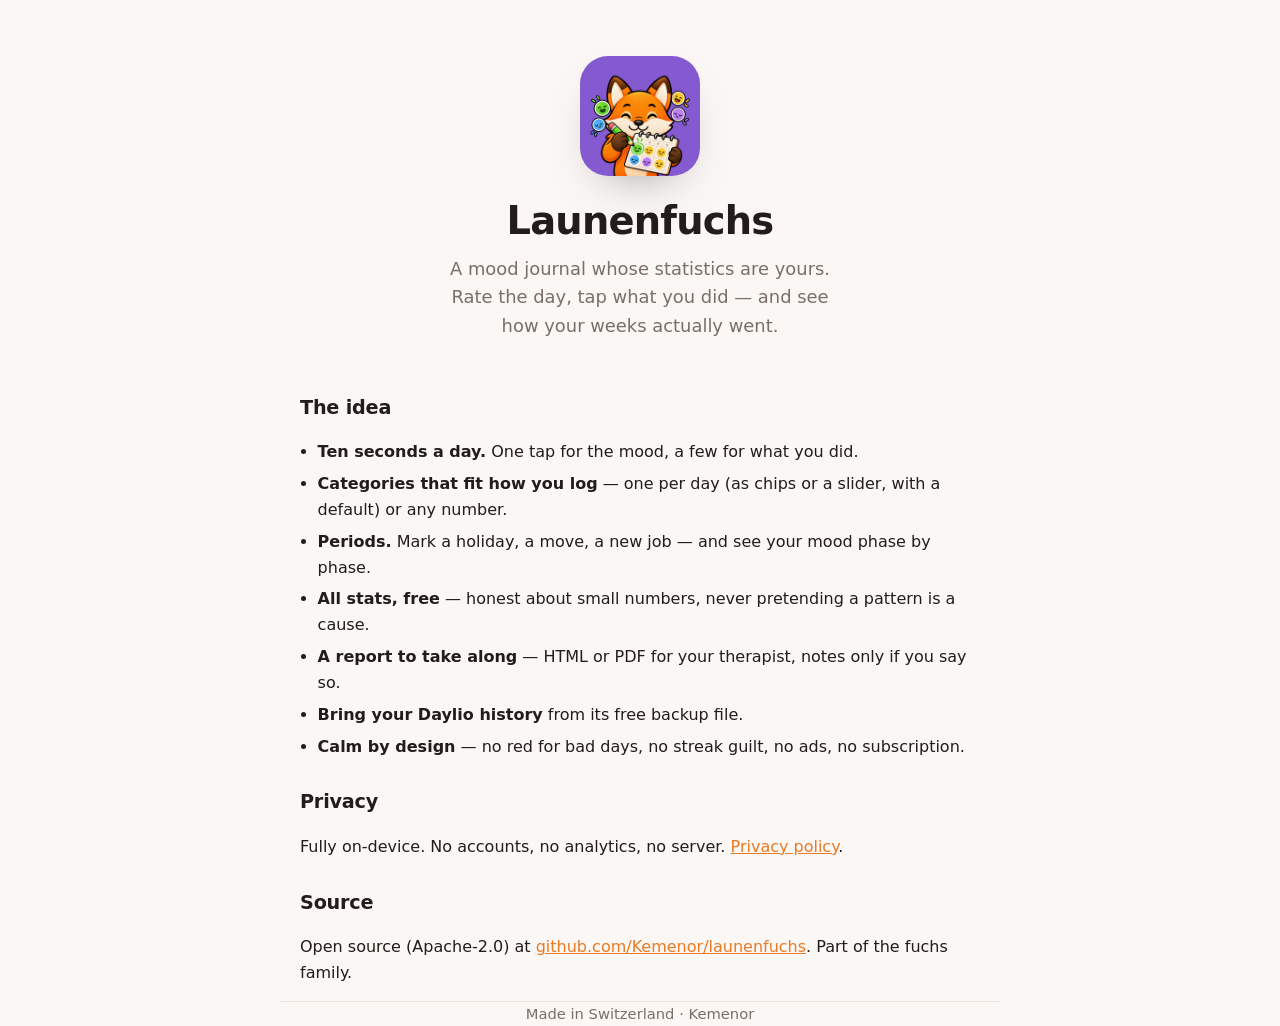
<file: docs/index.html>
<!doctype html>
<html lang="en">
<head>
  <meta charset="utf-8">
  <meta name="viewport" content="width=device-width, initial-scale=1">
  <title>Launenfuchs — a mood journal whose stats are yours</title>
  <meta name="description" content="Log your mood in ten seconds and see every statistic for free. Local-first, no accounts, no ads, no subscription.">
  <link rel="icon" href="img/icon.png">
  <style>
:root{--bg:#faf7f4;--card:#fff;--ink:#221d1a;--muted:#7a6f68;--line:#ece4dd;--orange:#ea7a24;--indigo:#8559d0}
@media (prefers-color-scheme: dark){:root{--bg:#161311;--card:#211c19;--ink:#f3ede9;--muted:#a99e96;--line:#322a25;--orange:#f39c4e;--indigo:#a98cee}}
*{box-sizing:border-box}
body{margin:0;font-family:system-ui,-apple-system,"Segoe UI",Roboto,sans-serif;color:var(--ink);background:var(--bg);line-height:1.6}
a{color:var(--orange)}
.wrap{max-width:720px;margin:0 auto;padding:0 20px}
header{padding:48px 0 16px;text-align:center}
header img{width:84px;height:84px;border-radius:20px}
h1{font-size:2rem;margin:.4rem 0 .2rem;letter-spacing:-.02em}
.meta,.langs{color:var(--muted);font-size:.95rem;margin:4px 0 0}
.langs a{color:var(--indigo);text-decoration:none;font-weight:600}
.tldr{background:var(--card);border:1px solid var(--line);border-left:4px solid var(--orange);border-radius:12px;padding:18px 22px;margin:18px 0}
h2{font-size:1.2rem;margin:28px 0 6px;letter-spacing:-.01em}
footer{padding:36px 0 60px;text-align:center;color:var(--muted);font-size:.92rem;border-top:1px solid var(--line);margin-top:30px}
footer a{color:inherit}
.hero{text-align:center;padding:56px 0 24px}
.hero img{width:120px;height:120px;border-radius:28px;box-shadow:0 20px 50px -28px rgba(0,0,0,.5)}
.hero h1{font-size:2.4rem}
.lead{font-size:1.12rem;color:var(--muted);max-width:36ch;margin:0 auto}
ul{padding-left:1.1rem} li{margin:.4rem 0}
  </style>
</head>
<body>
<section class="hero wrap">
  <img src="img/icon.png" alt="Launenfuchs icon">
  <h1>Launenfuchs</h1>
  <p class="lead">A mood journal whose statistics are yours. Rate the day, tap what you did — and see how your weeks actually went.</p>
</section>
<main class="wrap">
  <h2>The idea</h2>
  <ul>
    <li><strong>Ten seconds a day.</strong> One tap for the mood, a few for what you did.</li>
    <li><strong>Categories that fit how you log</strong> — one per day (as chips or a slider, with a default) or any number.</li>
    <li><strong>Periods.</strong> Mark a holiday, a move, a new job — and see your mood phase by phase.</li>
    <li><strong>All stats, free</strong> — honest about small numbers, never pretending a pattern is a cause.</li>
    <li><strong>A report to take along</strong> — HTML or PDF for your therapist, notes only if you say so.</li>
    <li><strong>Bring your Daylio history</strong> from its free backup file.</li>
    <li><strong>Calm by design</strong> — no red for bad days, no streak guilt, no ads, no subscription.</li>
  </ul>
  <h2>Privacy</h2>
  <p>Fully on-device. No accounts, no analytics, no server. <a href="privacy.html">Privacy policy</a>.</p>
  <h2>Source</h2>
  <p>Open source (Apache-2.0) at <a href="https://github.com/Kemenor/launenfuchs">github.com/Kemenor/launenfuchs</a>. Part of the fuchs family.</p>
</main>
<footer class="wrap">Made in Switzerland &middot; Kemenor</footer>
</body>
</html>
</file>
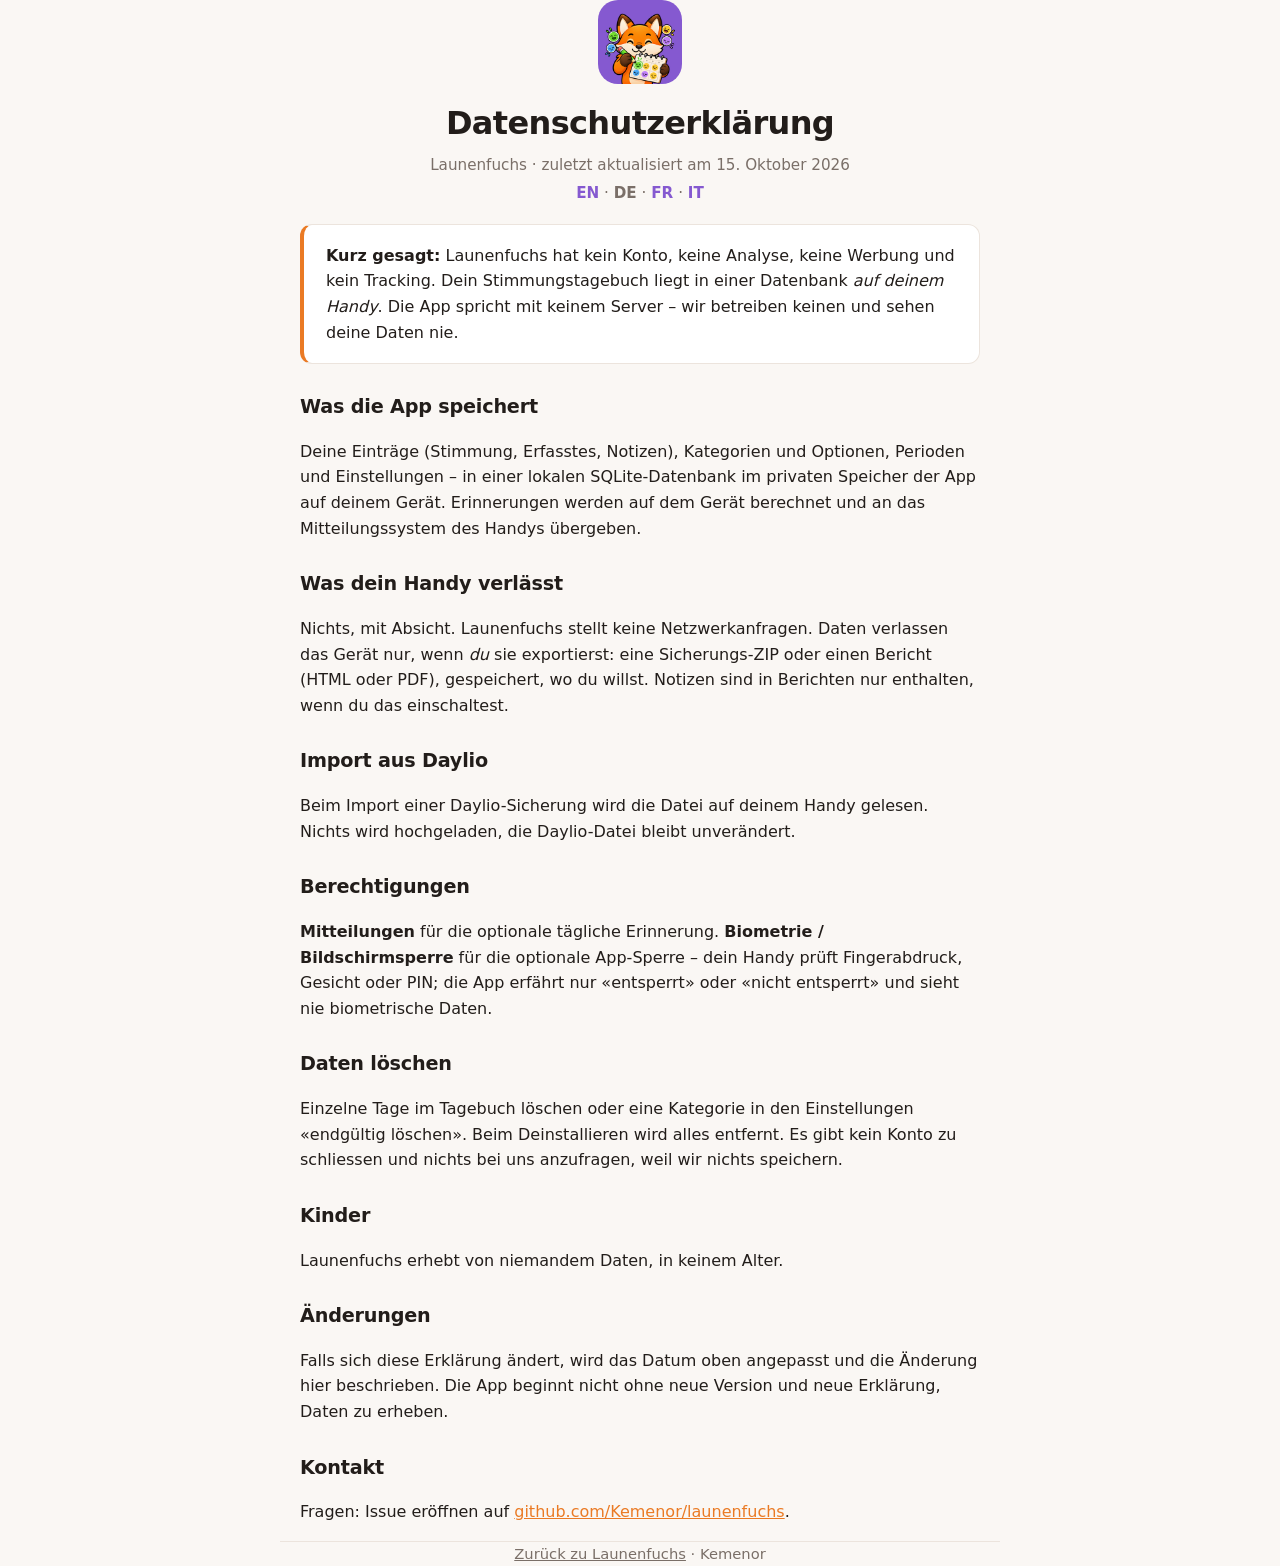
<file: docs/privacy-de.html>
<!DOCTYPE html>
<html lang="de">
<head>
  <meta charset="UTF-8">
  <meta name="viewport" content="width=device-width, initial-scale=1.0">
  <title>Datenschutzerklärung — Launenfuchs</title>
  <link rel="icon" href="img/icon.png">
  <style>
:root{--bg:#faf7f4;--card:#fff;--ink:#221d1a;--muted:#7a6f68;--line:#ece4dd;--orange:#ea7a24;--indigo:#8559d0}
@media (prefers-color-scheme: dark){:root{--bg:#161311;--card:#211c19;--ink:#f3ede9;--muted:#a99e96;--line:#322a25;--orange:#f39c4e;--indigo:#a98cee}}
*{box-sizing:border-box}
body{margin:0;font-family:system-ui,-apple-system,"Segoe UI",Roboto,sans-serif;color:var(--ink);background:var(--bg);line-height:1.6}
a{color:var(--orange)}
.wrap{max-width:720px;margin:0 auto;padding:0 20px}
header{padding:48px 0 16px;text-align:center}
header img{width:84px;height:84px;border-radius:20px}
h1{font-size:2rem;margin:.4rem 0 .2rem;letter-spacing:-.02em}
.meta,.langs{color:var(--muted);font-size:.95rem;margin:4px 0 0}
.langs a{color:var(--indigo);text-decoration:none;font-weight:600}
.tldr{background:var(--card);border:1px solid var(--line);border-left:4px solid var(--orange);border-radius:12px;padding:18px 22px;margin:18px 0}
h2{font-size:1.2rem;margin:28px 0 6px;letter-spacing:-.01em}
footer{padding:36px 0 60px;text-align:center;color:var(--muted);font-size:.92rem;border-top:1px solid var(--line);margin-top:30px}
footer a{color:inherit}
  </style>
</head>
<body>
<header class="wrap">
  <img src="img/icon.png" alt="">
  <h1>Datenschutzerklärung</h1>
  <p class="meta">Launenfuchs &middot; zuletzt aktualisiert am 15. Oktober 2026</p>
  <p class="langs"><a href="privacy.html">EN</a> &middot; <strong>DE</strong> &middot; <a href="privacy-fr.html">FR</a> &middot; <a href="privacy-it.html">IT</a></p>
</header>
<main class="wrap">
  <div class="tldr"><strong>Kurz gesagt:</strong> Launenfuchs hat kein Konto, keine Analyse, keine Werbung und kein Tracking. Dein Stimmungstagebuch liegt in einer Datenbank <em>auf deinem Handy</em>. Die App spricht mit keinem Server – wir betreiben keinen und sehen deine Daten nie.</div>
  <h2>Was die App speichert</h2>
  <p>Deine Einträge (Stimmung, Erfasstes, Notizen), Kategorien und Optionen, Perioden und Einstellungen – in einer lokalen SQLite-Datenbank im privaten Speicher der App auf deinem Gerät. Erinnerungen werden auf dem Gerät berechnet und an das Mitteilungssystem des Handys übergeben.</p>
  <h2>Was dein Handy verlässt</h2>
  <p>Nichts, mit Absicht. Launenfuchs stellt keine Netzwerkanfragen. Daten verlassen das Gerät nur, wenn <em>du</em> sie exportierst: eine Sicherungs-ZIP oder einen Bericht (HTML oder PDF), gespeichert, wo du willst. Notizen sind in Berichten nur enthalten, wenn du das einschaltest.</p>
  <h2>Import aus Daylio</h2>
  <p>Beim Import einer Daylio-Sicherung wird die Datei auf deinem Handy gelesen. Nichts wird hochgeladen, die Daylio-Datei bleibt unverändert.</p>
  <h2>Berechtigungen</h2>
  <p><strong>Mitteilungen</strong> für die optionale tägliche Erinnerung. <strong>Biometrie / Bildschirmsperre</strong> für die optionale App-Sperre – dein Handy prüft Fingerabdruck, Gesicht oder PIN; die App erfährt nur «entsperrt» oder «nicht entsperrt» und sieht nie biometrische Daten.</p>
  <h2>Daten löschen</h2>
  <p>Einzelne Tage im Tagebuch löschen oder eine Kategorie in den Einstellungen «endgültig löschen». Beim Deinstallieren wird alles entfernt. Es gibt kein Konto zu schliessen und nichts bei uns anzufragen, weil wir nichts speichern.</p>
  <h2>Kinder</h2>
  <p>Launenfuchs erhebt von niemandem Daten, in keinem Alter.</p>
  <h2>Änderungen</h2>
  <p>Falls sich diese Erklärung ändert, wird das Datum oben angepasst und die Änderung hier beschrieben. Die App beginnt nicht ohne neue Version und neue Erklärung, Daten zu erheben.</p>
  <h2>Kontakt</h2>
  <p>Fragen: Issue eröffnen auf <a href="https://github.com/Kemenor/launenfuchs">github.com/Kemenor/launenfuchs</a>.</p>
</main>
<footer class="wrap"><a href="./">Zurück zu Launenfuchs</a> &middot; Kemenor</footer>
</body>
</html>
</file>
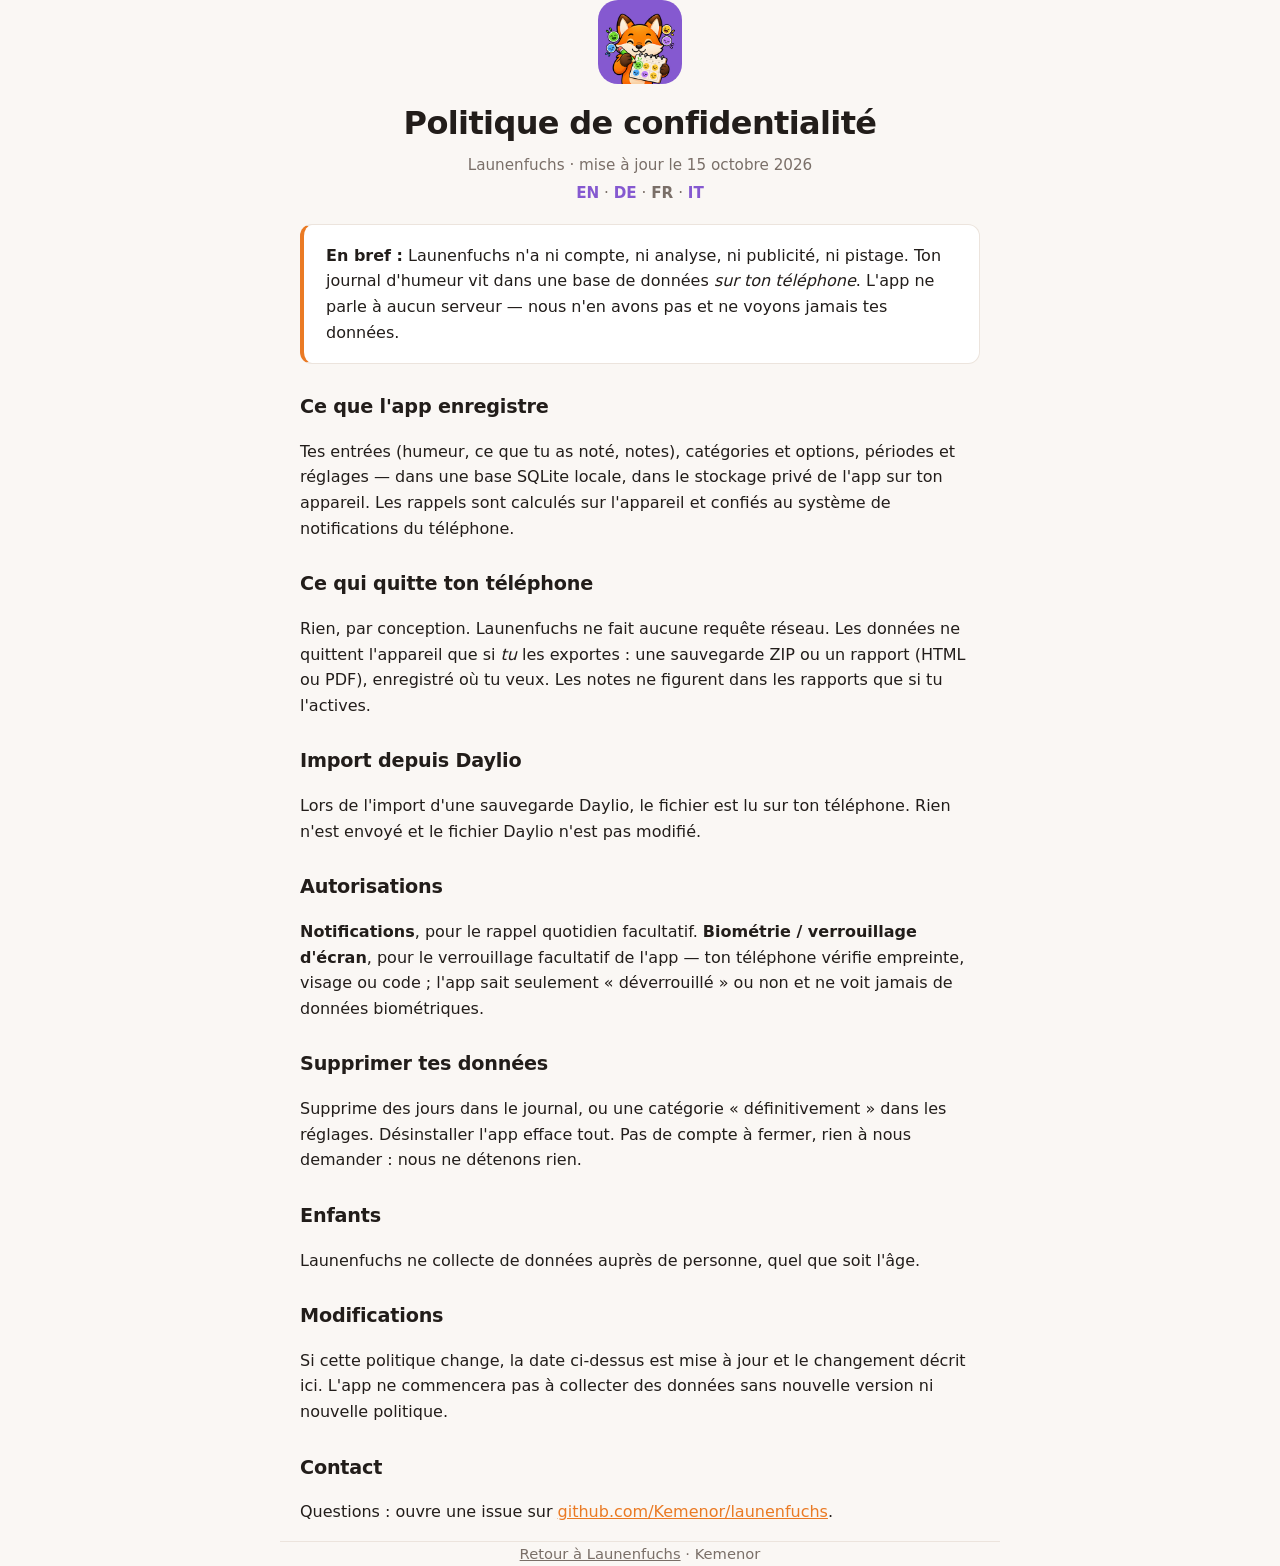
<file: docs/privacy-fr.html>
<!DOCTYPE html>
<html lang="fr">
<head>
  <meta charset="UTF-8">
  <meta name="viewport" content="width=device-width, initial-scale=1.0">
  <title>Politique de confidentialité — Launenfuchs</title>
  <link rel="icon" href="img/icon.png">
  <style>
:root{--bg:#faf7f4;--card:#fff;--ink:#221d1a;--muted:#7a6f68;--line:#ece4dd;--orange:#ea7a24;--indigo:#8559d0}
@media (prefers-color-scheme: dark){:root{--bg:#161311;--card:#211c19;--ink:#f3ede9;--muted:#a99e96;--line:#322a25;--orange:#f39c4e;--indigo:#a98cee}}
*{box-sizing:border-box}
body{margin:0;font-family:system-ui,-apple-system,"Segoe UI",Roboto,sans-serif;color:var(--ink);background:var(--bg);line-height:1.6}
a{color:var(--orange)}
.wrap{max-width:720px;margin:0 auto;padding:0 20px}
header{padding:48px 0 16px;text-align:center}
header img{width:84px;height:84px;border-radius:20px}
h1{font-size:2rem;margin:.4rem 0 .2rem;letter-spacing:-.02em}
.meta,.langs{color:var(--muted);font-size:.95rem;margin:4px 0 0}
.langs a{color:var(--indigo);text-decoration:none;font-weight:600}
.tldr{background:var(--card);border:1px solid var(--line);border-left:4px solid var(--orange);border-radius:12px;padding:18px 22px;margin:18px 0}
h2{font-size:1.2rem;margin:28px 0 6px;letter-spacing:-.01em}
footer{padding:36px 0 60px;text-align:center;color:var(--muted);font-size:.92rem;border-top:1px solid var(--line);margin-top:30px}
footer a{color:inherit}
  </style>
</head>
<body>
<header class="wrap">
  <img src="img/icon.png" alt="">
  <h1>Politique de confidentialité</h1>
  <p class="meta">Launenfuchs &middot; mise à jour le 15 octobre 2026</p>
  <p class="langs"><a href="privacy.html">EN</a> &middot; <a href="privacy-de.html">DE</a> &middot; <strong>FR</strong> &middot; <a href="privacy-it.html">IT</a></p>
</header>
<main class="wrap">
  <div class="tldr"><strong>En bref :</strong> Launenfuchs n'a ni compte, ni analyse, ni publicité, ni pistage. Ton journal d'humeur vit dans une base de données <em>sur ton téléphone</em>. L'app ne parle à aucun serveur — nous n'en avons pas et ne voyons jamais tes données.</div>
  <h2>Ce que l'app enregistre</h2>
  <p>Tes entrées (humeur, ce que tu as noté, notes), catégories et options, périodes et réglages — dans une base SQLite locale, dans le stockage privé de l'app sur ton appareil. Les rappels sont calculés sur l'appareil et confiés au système de notifications du téléphone.</p>
  <h2>Ce qui quitte ton téléphone</h2>
  <p>Rien, par conception. Launenfuchs ne fait aucune requête réseau. Les données ne quittent l'appareil que si <em>tu</em> les exportes : une sauvegarde ZIP ou un rapport (HTML ou PDF), enregistré où tu veux. Les notes ne figurent dans les rapports que si tu l'actives.</p>
  <h2>Import depuis Daylio</h2>
  <p>Lors de l'import d'une sauvegarde Daylio, le fichier est lu sur ton téléphone. Rien n'est envoyé et le fichier Daylio n'est pas modifié.</p>
  <h2>Autorisations</h2>
  <p><strong>Notifications</strong>, pour le rappel quotidien facultatif. <strong>Biométrie / verrouillage d'écran</strong>, pour le verrouillage facultatif de l'app — ton téléphone vérifie empreinte, visage ou code ; l'app sait seulement « déverrouillé » ou non et ne voit jamais de données biométriques.</p>
  <h2>Supprimer tes données</h2>
  <p>Supprime des jours dans le journal, ou une catégorie « définitivement » dans les réglages. Désinstaller l'app efface tout. Pas de compte à fermer, rien à nous demander : nous ne détenons rien.</p>
  <h2>Enfants</h2>
  <p>Launenfuchs ne collecte de données auprès de personne, quel que soit l'âge.</p>
  <h2>Modifications</h2>
  <p>Si cette politique change, la date ci-dessus est mise à jour et le changement décrit ici. L'app ne commencera pas à collecter des données sans nouvelle version ni nouvelle politique.</p>
  <h2>Contact</h2>
  <p>Questions : ouvre une issue sur <a href="https://github.com/Kemenor/launenfuchs">github.com/Kemenor/launenfuchs</a>.</p>
</main>
<footer class="wrap"><a href="./">Retour à Launenfuchs</a> &middot; Kemenor</footer>
</body>
</html>
</file>
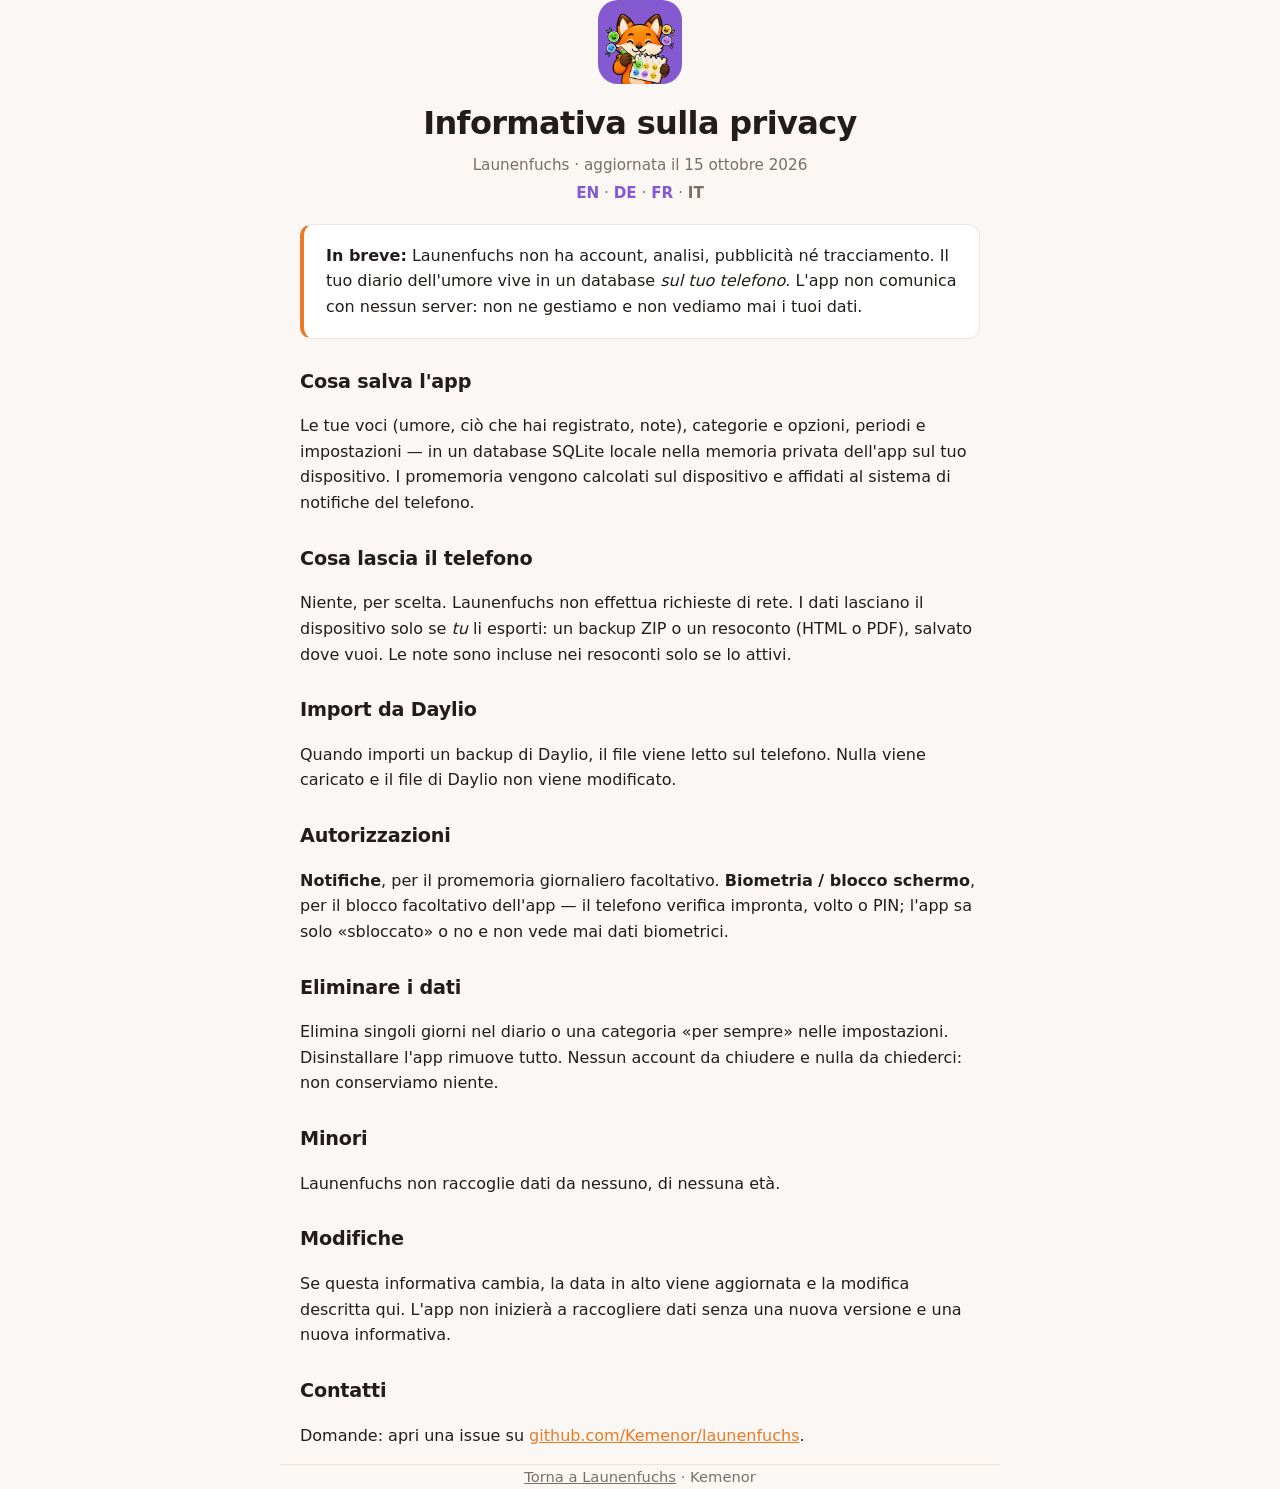
<file: docs/privacy-it.html>
<!DOCTYPE html>
<html lang="it">
<head>
  <meta charset="UTF-8">
  <meta name="viewport" content="width=device-width, initial-scale=1.0">
  <title>Informativa sulla privacy — Launenfuchs</title>
  <link rel="icon" href="img/icon.png">
  <style>
:root{--bg:#faf7f4;--card:#fff;--ink:#221d1a;--muted:#7a6f68;--line:#ece4dd;--orange:#ea7a24;--indigo:#8559d0}
@media (prefers-color-scheme: dark){:root{--bg:#161311;--card:#211c19;--ink:#f3ede9;--muted:#a99e96;--line:#322a25;--orange:#f39c4e;--indigo:#a98cee}}
*{box-sizing:border-box}
body{margin:0;font-family:system-ui,-apple-system,"Segoe UI",Roboto,sans-serif;color:var(--ink);background:var(--bg);line-height:1.6}
a{color:var(--orange)}
.wrap{max-width:720px;margin:0 auto;padding:0 20px}
header{padding:48px 0 16px;text-align:center}
header img{width:84px;height:84px;border-radius:20px}
h1{font-size:2rem;margin:.4rem 0 .2rem;letter-spacing:-.02em}
.meta,.langs{color:var(--muted);font-size:.95rem;margin:4px 0 0}
.langs a{color:var(--indigo);text-decoration:none;font-weight:600}
.tldr{background:var(--card);border:1px solid var(--line);border-left:4px solid var(--orange);border-radius:12px;padding:18px 22px;margin:18px 0}
h2{font-size:1.2rem;margin:28px 0 6px;letter-spacing:-.01em}
footer{padding:36px 0 60px;text-align:center;color:var(--muted);font-size:.92rem;border-top:1px solid var(--line);margin-top:30px}
footer a{color:inherit}
  </style>
</head>
<body>
<header class="wrap">
  <img src="img/icon.png" alt="">
  <h1>Informativa sulla privacy</h1>
  <p class="meta">Launenfuchs &middot; aggiornata il 15 ottobre 2026</p>
  <p class="langs"><a href="privacy.html">EN</a> &middot; <a href="privacy-de.html">DE</a> &middot; <a href="privacy-fr.html">FR</a> &middot; <strong>IT</strong></p>
</header>
<main class="wrap">
  <div class="tldr"><strong>In breve:</strong> Launenfuchs non ha account, analisi, pubblicità né tracciamento. Il tuo diario dell'umore vive in un database <em>sul tuo telefono</em>. L'app non comunica con nessun server: non ne gestiamo e non vediamo mai i tuoi dati.</div>
  <h2>Cosa salva l'app</h2>
  <p>Le tue voci (umore, ciò che hai registrato, note), categorie e opzioni, periodi e impostazioni — in un database SQLite locale nella memoria privata dell'app sul tuo dispositivo. I promemoria vengono calcolati sul dispositivo e affidati al sistema di notifiche del telefono.</p>
  <h2>Cosa lascia il telefono</h2>
  <p>Niente, per scelta. Launenfuchs non effettua richieste di rete. I dati lasciano il dispositivo solo se <em>tu</em> li esporti: un backup ZIP o un resoconto (HTML o PDF), salvato dove vuoi. Le note sono incluse nei resoconti solo se lo attivi.</p>
  <h2>Import da Daylio</h2>
  <p>Quando importi un backup di Daylio, il file viene letto sul telefono. Nulla viene caricato e il file di Daylio non viene modificato.</p>
  <h2>Autorizzazioni</h2>
  <p><strong>Notifiche</strong>, per il promemoria giornaliero facoltativo. <strong>Biometria / blocco schermo</strong>, per il blocco facoltativo dell'app — il telefono verifica impronta, volto o PIN; l'app sa solo «sbloccato» o no e non vede mai dati biometrici.</p>
  <h2>Eliminare i dati</h2>
  <p>Elimina singoli giorni nel diario o una categoria «per sempre» nelle impostazioni. Disinstallare l'app rimuove tutto. Nessun account da chiudere e nulla da chiederci: non conserviamo niente.</p>
  <h2>Minori</h2>
  <p>Launenfuchs non raccoglie dati da nessuno, di nessuna età.</p>
  <h2>Modifiche</h2>
  <p>Se questa informativa cambia, la data in alto viene aggiornata e la modifica descritta qui. L'app non inizierà a raccogliere dati senza una nuova versione e una nuova informativa.</p>
  <h2>Contatti</h2>
  <p>Domande: apri una issue su <a href="https://github.com/Kemenor/launenfuchs">github.com/Kemenor/launenfuchs</a>.</p>
</main>
<footer class="wrap"><a href="./">Torna a Launenfuchs</a> &middot; Kemenor</footer>
</body>
</html>
</file>
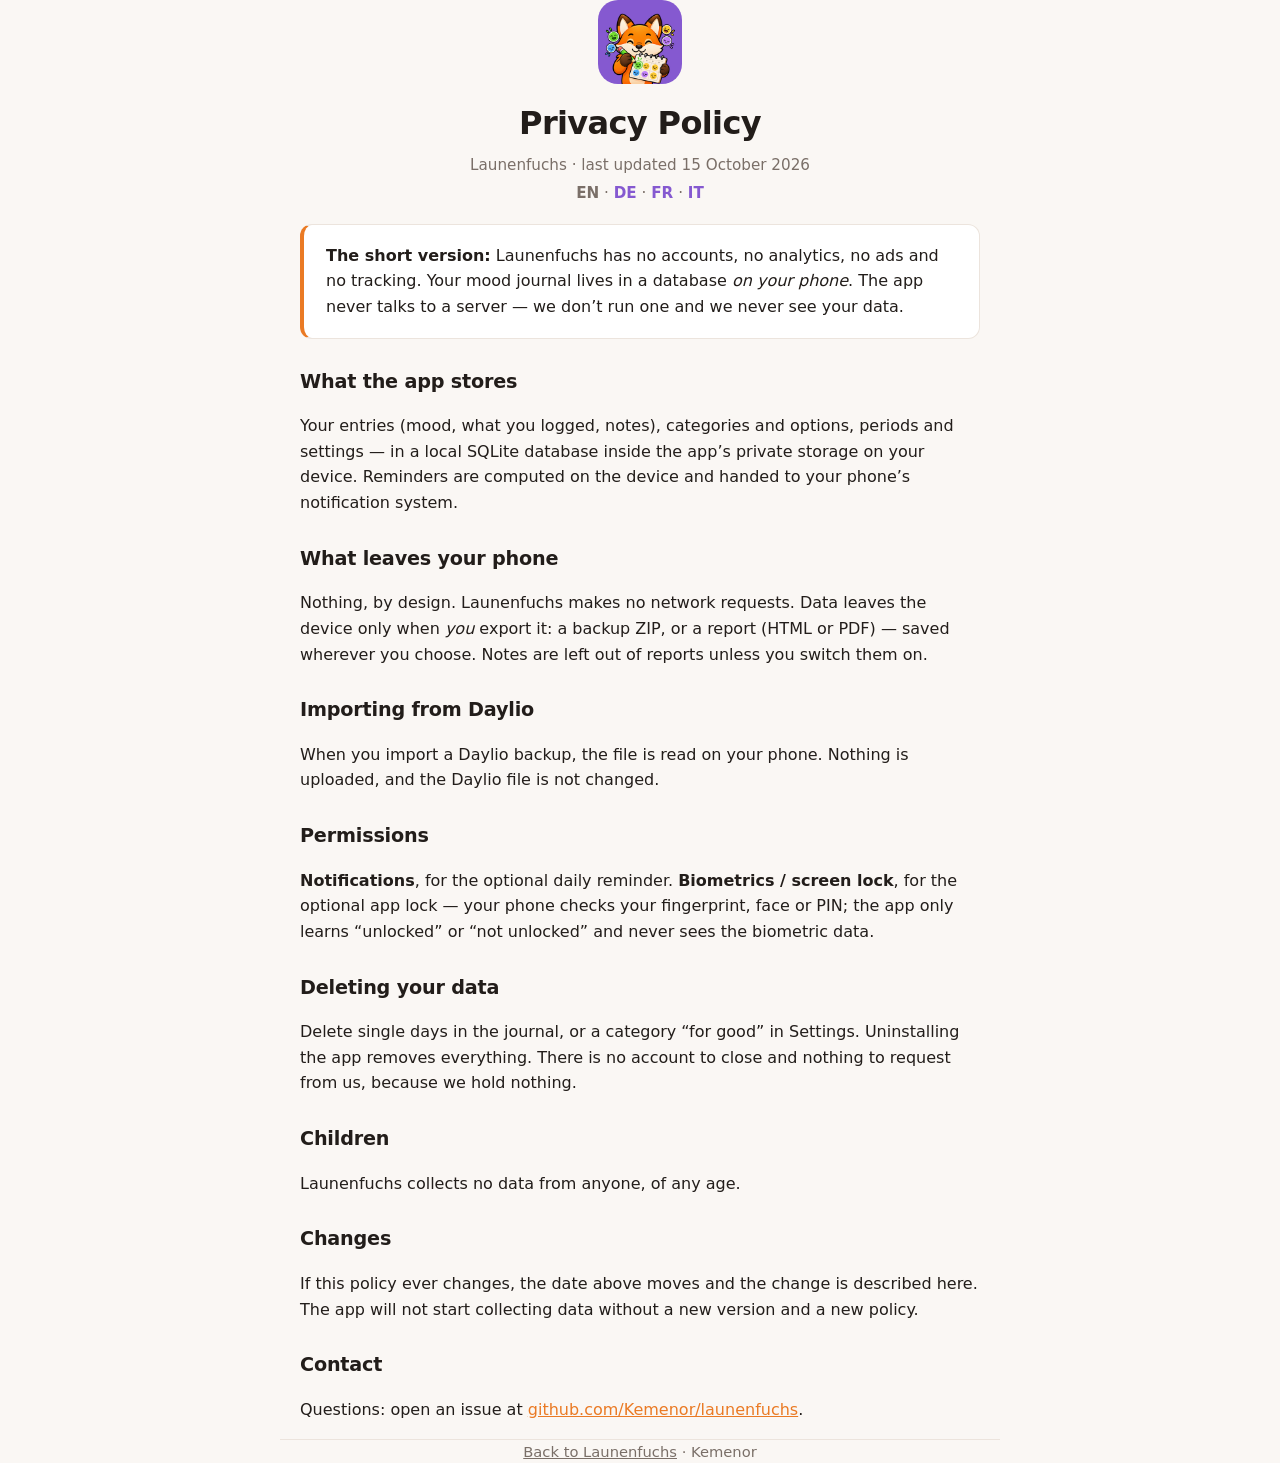
<file: docs/privacy.html>
<!DOCTYPE html>
<html lang="en">
<head>
  <meta charset="UTF-8">
  <meta name="viewport" content="width=device-width, initial-scale=1.0">
  <title>Privacy Policy — Launenfuchs</title>
  <link rel="icon" href="img/icon.png">
  <style>
:root{--bg:#faf7f4;--card:#fff;--ink:#221d1a;--muted:#7a6f68;--line:#ece4dd;--orange:#ea7a24;--indigo:#8559d0}
@media (prefers-color-scheme: dark){:root{--bg:#161311;--card:#211c19;--ink:#f3ede9;--muted:#a99e96;--line:#322a25;--orange:#f39c4e;--indigo:#a98cee}}
*{box-sizing:border-box}
body{margin:0;font-family:system-ui,-apple-system,"Segoe UI",Roboto,sans-serif;color:var(--ink);background:var(--bg);line-height:1.6}
a{color:var(--orange)}
.wrap{max-width:720px;margin:0 auto;padding:0 20px}
header{padding:48px 0 16px;text-align:center}
header img{width:84px;height:84px;border-radius:20px}
h1{font-size:2rem;margin:.4rem 0 .2rem;letter-spacing:-.02em}
.meta,.langs{color:var(--muted);font-size:.95rem;margin:4px 0 0}
.langs a{color:var(--indigo);text-decoration:none;font-weight:600}
.tldr{background:var(--card);border:1px solid var(--line);border-left:4px solid var(--orange);border-radius:12px;padding:18px 22px;margin:18px 0}
h2{font-size:1.2rem;margin:28px 0 6px;letter-spacing:-.01em}
footer{padding:36px 0 60px;text-align:center;color:var(--muted);font-size:.92rem;border-top:1px solid var(--line);margin-top:30px}
footer a{color:inherit}
  </style>
</head>
<body>
<header class="wrap">
  <img src="img/icon.png" alt="">
  <h1>Privacy Policy</h1>
  <p class="meta">Launenfuchs &middot; last updated 15 October 2026</p>
  <p class="langs"><strong>EN</strong> &middot; <a href="privacy-de.html">DE</a> &middot; <a href="privacy-fr.html">FR</a> &middot; <a href="privacy-it.html">IT</a></p>
</header>
<main class="wrap">
  <div class="tldr"><strong>The short version:</strong> Launenfuchs has no accounts, no analytics, no ads and no tracking. Your mood journal lives in a database <em>on your phone</em>. The app never talks to a server — we don’t run one and we never see your data.</div>
  <h2>What the app stores</h2>
  <p>Your entries (mood, what you logged, notes), categories and options, periods and settings — in a local SQLite database inside the app’s private storage on your device. Reminders are computed on the device and handed to your phone’s notification system.</p>
  <h2>What leaves your phone</h2>
  <p>Nothing, by design. Launenfuchs makes no network requests. Data leaves the device only when <em>you</em> export it: a backup ZIP, or a report (HTML or PDF) — saved wherever you choose. Notes are left out of reports unless you switch them on.</p>
  <h2>Importing from Daylio</h2>
  <p>When you import a Daylio backup, the file is read on your phone. Nothing is uploaded, and the Daylio file is not changed.</p>
  <h2>Permissions</h2>
  <p><strong>Notifications</strong>, for the optional daily reminder. <strong>Biometrics / screen lock</strong>, for the optional app lock — your phone checks your fingerprint, face or PIN; the app only learns “unlocked” or “not unlocked” and never sees the biometric data.</p>
  <h2>Deleting your data</h2>
  <p>Delete single days in the journal, or a category “for good” in Settings. Uninstalling the app removes everything. There is no account to close and nothing to request from us, because we hold nothing.</p>
  <h2>Children</h2>
  <p>Launenfuchs collects no data from anyone, of any age.</p>
  <h2>Changes</h2>
  <p>If this policy ever changes, the date above moves and the change is described here. The app will not start collecting data without a new version and a new policy.</p>
  <h2>Contact</h2>
  <p>Questions: open an issue at <a href="https://github.com/Kemenor/launenfuchs">github.com/Kemenor/launenfuchs</a>.</p>
</main>
<footer class="wrap"><a href="./">Back to Launenfuchs</a> &middot; Kemenor</footer>
</body>
</html>
</file>
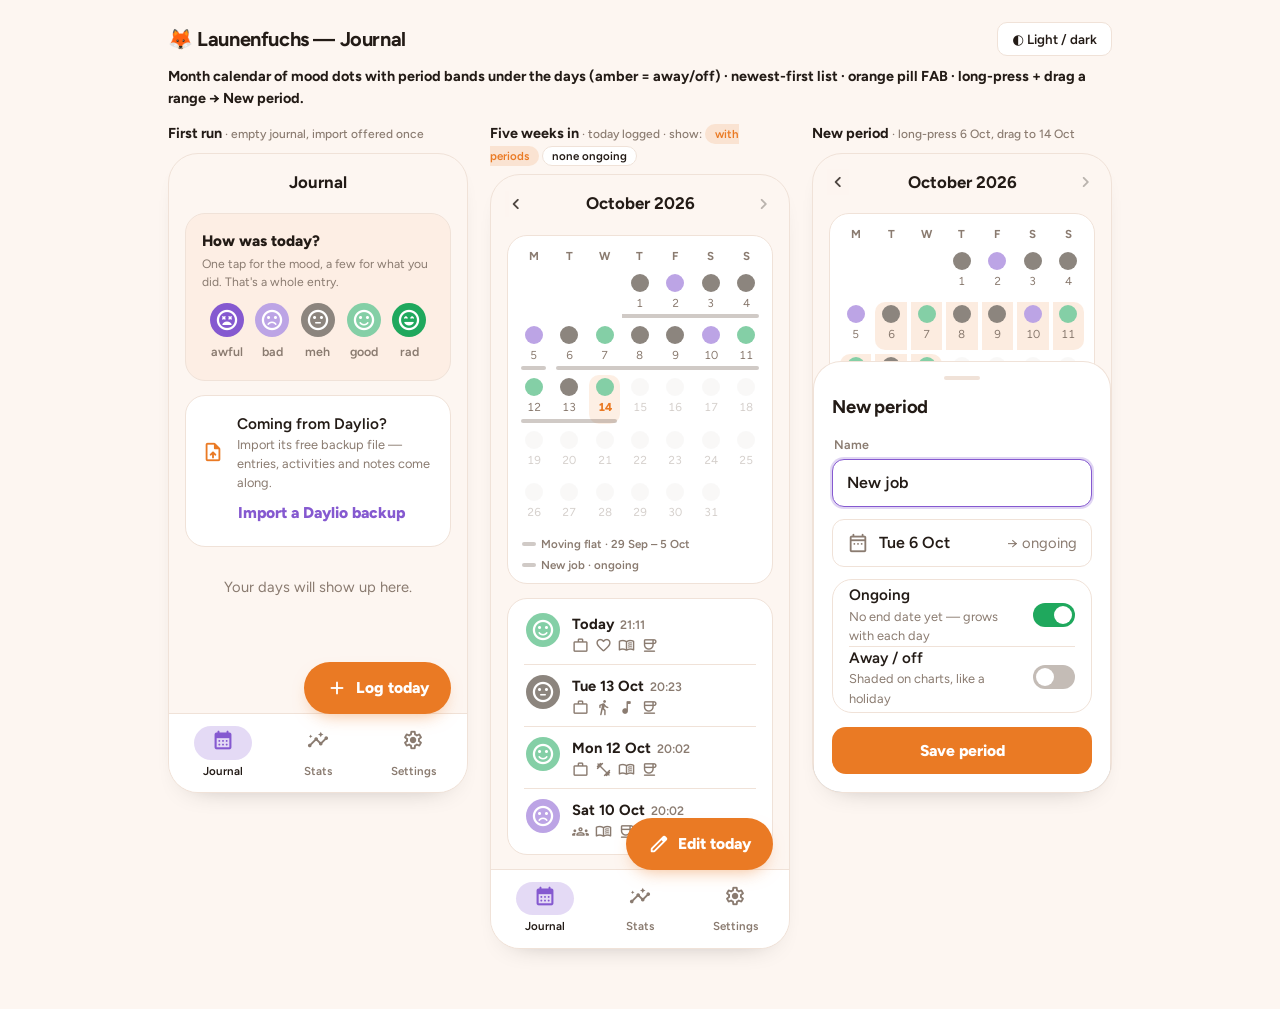
<file: examples/ui/01-journal.html>
<!doctype html>
<html lang="en"><head>
<meta charset="utf-8"><meta name="viewport" content="width=device-width, initial-scale=1">
<title>Launenfuchs — Journal</title>
<link href="https://fonts.googleapis.com/css2?family=Figtree:wght@400;500;600;700;800&display=swap" rel="stylesheet">
<link href="https://fonts.googleapis.com/css2?family=Material+Symbols+Rounded:opsz,wght,FILL,GRAD@24,400..500,0..1,0&display=block" rel="stylesheet">
<link rel="stylesheet" href="fuchsbau.css">
</head>
<body><div class="wrap">
  <header class="pg"><h1>🦊 Launenfuchs — Journal</h1>
  <button class="toggle" onclick="document.body.classList.toggle('dark')">◐ Light / dark</button></header>
  <p class="cap" style="margin-top:10px">Month calendar of mood dots with <b>period bands</b> under the days (amber = away/off) · newest-first list · orange pill FAB · <b>long-press + drag a range → New period</b>.</p>
  <style>
    .stage{grid-template-columns:1fr 1fr 1fr}
    @media(max-width:1200px){.stage{grid-template-columns:1fr 1fr}}
    .cal .d{position:relative;padding-bottom:7px}
    .cal .d b.pb{position:absolute;left:-2px;right:-2px;bottom:1px;height:4px}
    .cal .d b.pb.away{background:color-mix(in srgb,var(--amber) 55%,transparent)}
    .cal .d b.pb.on{background:color-mix(in srgb,var(--muted) 40%,transparent)}
    .cal .d b.pb.first{border-top-left-radius:3px;border-bottom-left-radius:3px;left:3px}
    .cal .d b.pb.last{border-top-right-radius:3px;border-bottom-right-radius:3px;right:3px}
    .cal .d.sel{background:color-mix(in srgb,var(--orange) 14%,transparent);border-radius:0}
    .cal .d.sel.s0{border-top-left-radius:10px;border-bottom-left-radius:10px}
    .cal .d.sel.s1{border-top-right-radius:10px;border-bottom-right-radius:10px}
    .phint{display:flex;gap:8px;align-items:flex-start;font-size:.74rem;color:var(--muted);margin:8px 4px 0;line-height:1.4}
    .phint .ms{font-size:17px;color:var(--muted)}
    .phint b{color:var(--ink);font-weight:700}
    .plg{display:flex;flex-wrap:wrap;gap:4px 14px;font-size:.72rem;color:var(--muted);font-weight:600;margin:8px 4px 0}
    .plg i{display:inline-block;width:14px;height:4px;border-radius:2px;margin-right:5px;vertical-align:2px}
  </style>

  <div class="stage">

    <!-- FIRST RUN -->
    <div>
      <p class="cap">First run <small>· empty journal, import offered once</small></p>
      <div class="phone">
        <div class="appbar"><b>Journal</b></div>
        <div class="body">
          <div class="card hero">
            <div class="ctitle">How was today?</div>
            <p class="cdesc" style="margin-bottom:12px">One tap for the mood, a few for what you did. That's a whole entry.</p>
            <div class="moods" style="margin-bottom:4px">
              <div class="mood"><span class="face f1"><span class="ms">sentiment_very_dissatisfied</span></span>awful</div>
              <div class="mood"><span class="face f2"><span class="ms">sentiment_dissatisfied</span></span>bad</div>
              <div class="mood"><span class="face f3"><span class="ms">sentiment_neutral</span></span>meh</div>
              <div class="mood"><span class="face f4"><span class="ms">sentiment_satisfied</span></span>good</div>
              <div class="mood"><span class="face f5"><span class="ms">sentiment_very_satisfied</span></span>rad</div>
            </div>
          </div>
          <div class="card">
            <div class="tile" style="min-height:0;padding:0"><span class="ms">upload_file</span>
              <div class="tx"><div class="t">Coming from Daylio?</div><div class="s">Import its free backup file — entries, activities and notes come along.</div></div>
            </div>
            <button class="btn text" style="margin-left:30px">Import a Daylio backup</button>
          </div>
          <div class="empty" style="margin-top:28px">Your days will show up here.</div>
        </div>
        <div class="fabs"><button class="fab ext"><span class="ms">add</span> Log today</button></div>
        <div class="nav">
          <div class="dest on"><span class="pl"><span class="ms fill">calendar_month</span></span>Journal</div>
          <div class="dest"><span class="pl"><span class="ms">insights</span></span>Stats</div>
          <div class="dest"><span class="pl"><span class="ms">settings</span></span>Settings</div>
        </div>
      </div>
    </div>

    <!-- LOGGED -->
    <div>
      <p class="cap">Five weeks in <small>· today logged · show: <span class="chip on" id="pw" style="cursor:pointer;padding:2px 9px;font-size:.72rem">with periods</span> <span class="chip" id="pn" style="cursor:pointer;padding:2px 9px;font-size:.72rem">none ongoing</span></small></p>
      <div class="phone">
        <div class="appbar"><span class="ms nav-i l">chevron_left</span><b>October 2026</b><span class="ms nav-i r" style="opacity:.3">chevron_right</span></div>
        <div class="body">
          <div class="card" style="padding:12px 10px 8px">
            <div class="cal" id="cal"></div>
            <div class="plg" id="plg"><span><i style="background:color-mix(in srgb,var(--muted) 40%,transparent)"></i>Moving flat · 29 Sep – 5 Oct</span><span><i style="background:color-mix(in srgb,var(--muted) 40%,transparent)"></i>New job · ongoing</span></div>
            <div class="phint" id="phint" style="display:none"><span class="ms">date_range</span><span>Mark a stretch of days as a period — a holiday, a new job, a hard month. <b>Long-press a day, then drag.</b></span></div>
          </div>
          <div class="card pad0">
            <div class="erow"><span class="face f4"><span class="ms">sentiment_satisfied</span></span>
              <div class="tx"><div class="t">Today<small>21:11</small></div>
                <div class="acts"><span class="ms">work</span><span class="ms">favorite</span><span class="ms">menu_book</span><span class="ms">coffee</span></div></div></div>
            <div class="erow"><span class="face f3"><span class="ms">sentiment_neutral</span></span>
              <div class="tx"><div class="t">Tue 13 Oct<small>20:23</small></div>
                <div class="acts"><span class="ms">work</span><span class="ms">directions_walk</span><span class="ms">music_note</span><span class="ms">coffee</span></div></div></div>
            <div class="erow"><span class="face f4"><span class="ms">sentiment_satisfied</span></span>
              <div class="tx"><div class="t">Mon 12 Oct<small>20:02</small></div>
                <div class="acts"><span class="ms">work</span><span class="ms">fitness_center</span><span class="ms">menu_book</span><span class="ms">coffee</span></div></div></div>
            <div class="erow"><span class="face f2"><span class="ms">sentiment_dissatisfied</span></span>
              <div class="tx"><div class="t">Sat 10 Oct<small>20:02</small></div>
                <div class="acts"><span class="ms">groups</span><span class="ms">menu_book</span><span class="ms">coffee</span></div></div></div>
          </div>
        </div>
        <div class="fabs"><button class="fab ext"><span class="ms">edit</span> Edit today</button></div>
        <div class="nav">
          <div class="dest on"><span class="pl"><span class="ms fill">calendar_month</span></span>Journal</div>
          <div class="dest"><span class="pl"><span class="ms">insights</span></span>Stats</div>
          <div class="dest"><span class="pl"><span class="ms">settings</span></span>Settings</div>
        </div>
      </div>
    </div>

    <!-- NEW PERIOD -->
    <div>
      <p class="cap">New period <small>· long-press 6 Oct, drag to 14 Oct</small></p>
      <div class="phone">
        <div class="appbar"><span class="ms nav-i l">chevron_left</span><b>October 2026</b><span class="ms nav-i r" style="opacity:.3">chevron_right</span></div>
        <div class="body">
          <div class="card" style="padding:12px 10px 8px">
            <div class="cal" id="cal2"></div>
          </div>
        </div>
        <div class="scrim" style="top:300px"></div>
        <div class="sheet">
          <div class="grab"></div>
          <h3>New period</h3>
          <div class="flab">Name</div>
          <div class="field focus"><span class="val">New job</span></div>
          <div class="field"><span class="ms">date_range</span><span class="val">Tue 6 Oct</span><span class="lab" style="text-align:right">→ ongoing</span></div>
          <div class="card pad0" style="margin-bottom:14px">
            <div class="opt"><div class="tx"><div class="t">Ongoing</div><div class="s">No end date yet — grows with each day</div></div><span class="sw on"></span></div>
            <div class="opt"><div class="tx"><div class="t">Away / off</div><div class="s">Shaded on charts, like a holiday</div></div><span class="sw"></span></div>
          </div>
          <button class="btn primary">Save period</button>
        </div>
      </div>
    </div>

  </div>
</div>
<script>
  // October 2026 starts on a Thursday; Mon-first grid. Scores 1..5.
  const s = [3,2,3,3,2,3,4,3,3,2,4,4,3,4];
  // periods in October (sample data): moving flat 29 Sep – 5 Oct, new job 6 Oct – ongoing
  const band = d => d <= 5 ? ['on', false, d === 5] : d <= 14 ? ['on', d === 6, d === 14] : null;
  function cal(id, opts = {}) {
    document.getElementById(id).innerHTML = ['M','T','W','T','F','S','S'].map(d => `<div class="wd">${d}</div>`).join('') + '<div></div>'.repeat(3) +
      Array.from({length: 31}, (_, i) => {
        const d = i + 1, v = s[i], b = opts.bands ? band(d) : null;
        const sel = opts.sel && d >= opts.sel[0] && d <= opts.sel[1];
        const cls = ['d', d === 14 && !sel ? 'today' : '', d > 14 ? 'off' : '', sel ? 'sel' : '',
          sel && (d === opts.sel[0] || (d + 3) % 7 === 1) ? 's0' : '', sel && (d === opts.sel[1] || (d + 3) % 7 === 0) ? 's1' : ''].join(' ');
        const bar = b ? `<b class="pb ${b[0]} ${b[1] || (d + 3) % 7 === 1 ? 'first' : ''} ${b[2] || (d + 3) % 7 === 0 ? 'last' : ''}"></b>` : '';
        return `<div class="${cls}"><i ${v ? `style="background:var(--m${v})"` : ''}></i>${d}${bar}</div>`;
      }).join('');
  }
  cal('cal', {bands: true});
  // demo: with periods (legend) vs. none ongoing (the hint teaches the gesture)
  function periods(on) {
    cal('cal', {bands: on});
    document.getElementById('plg').style.display = on ? '' : 'none';
    document.getElementById('phint').style.display = on ? 'none' : '';
    document.getElementById('pw').classList.toggle('on', on);
    document.getElementById('pn').classList.toggle('on', !on);
  }
  document.getElementById('pw').onclick = () => periods(true);
  document.getElementById('pn').onclick = () => periods(false);
  cal('cal2', {sel: [6, 14]});
</script>
</body></html>
</file>
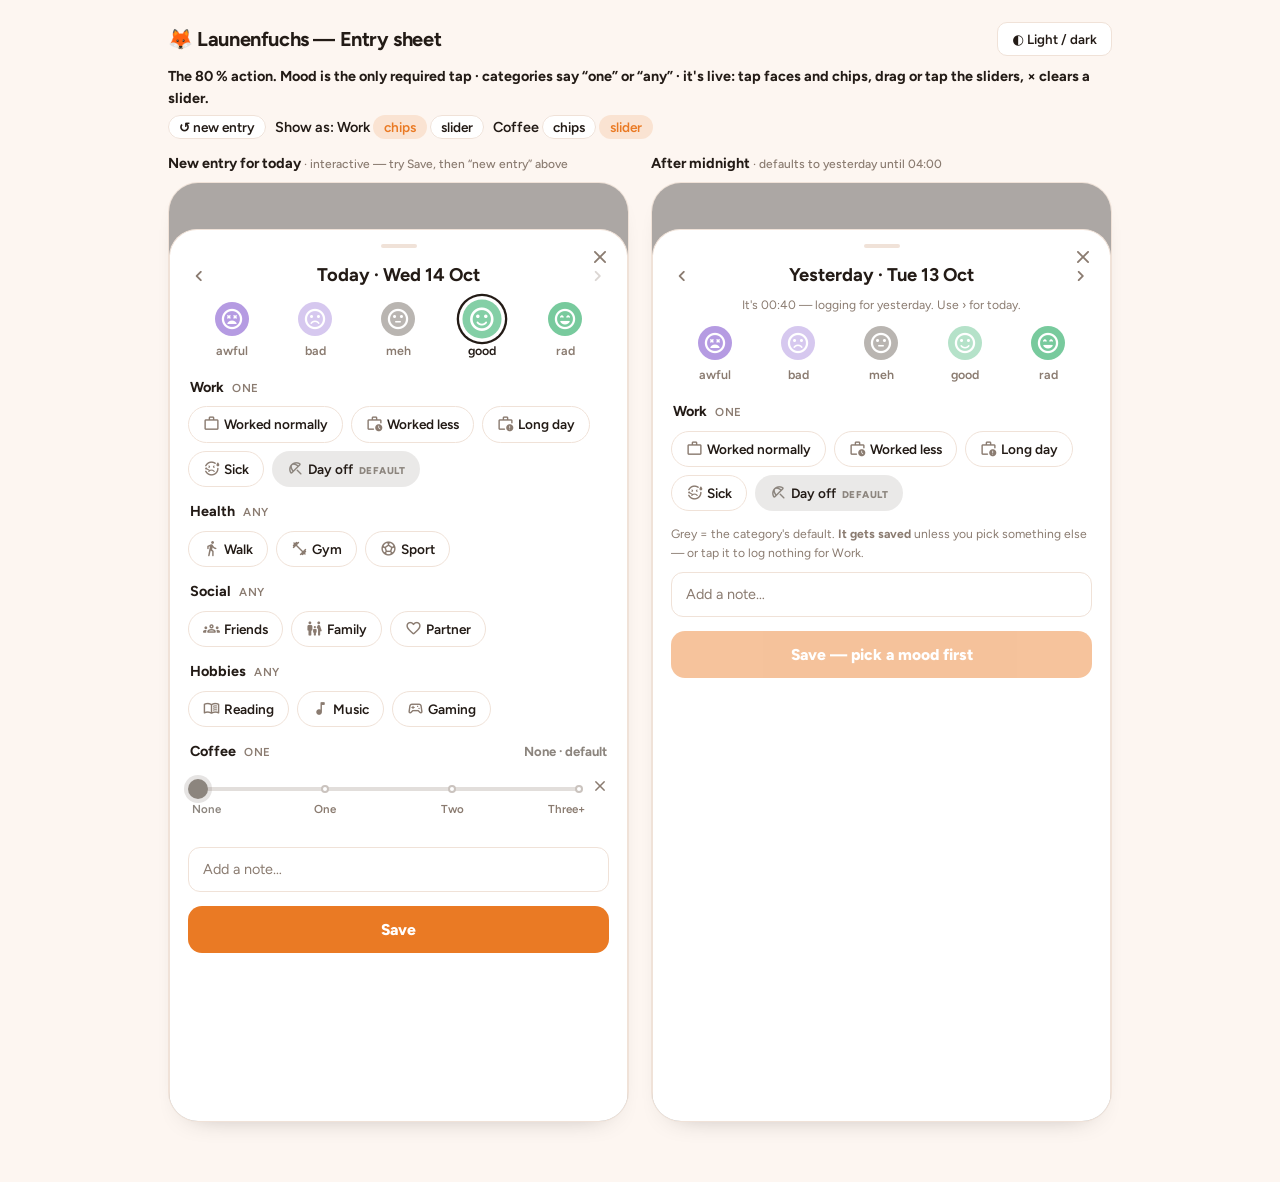
<file: examples/ui/02-entry.html>
<!doctype html>
<html lang="en"><head>
<meta charset="utf-8"><meta name="viewport" content="width=device-width, initial-scale=1">
<title>Launenfuchs — Entry sheet</title>
<link href="https://fonts.googleapis.com/css2?family=Figtree:wght@400;500;600;700;800&display=swap" rel="stylesheet">
<link href="https://fonts.googleapis.com/css2?family=Material+Symbols+Rounded:opsz,wght,FILL,GRAD@24,400..500,0..1,0&display=block" rel="stylesheet">
<link rel="stylesheet" href="fuchsbau.css">
<style>
  .phone{min-height:940px}
  .sheet{top:46px;overflow:hidden}
  .dayhead{display:flex;align-items:center;justify-content:space-between;margin:0 0 12px}
  .dayhead b{font-size:1.15rem}
  .dayhead .ms{color:var(--muted)}
  .x{position:absolute;right:16px;top:16px;color:var(--muted)}
  .note{background:var(--field);border:1px solid var(--line);border-radius:12px;padding:11px 14px;color:var(--muted);font-size:.9rem;margin:4px 0 14px}
</style>
</head>
<body><div class="wrap">
  <header class="pg"><h1>🦊 Launenfuchs — Entry sheet</h1>
  <button class="toggle" onclick="document.body.classList.toggle('dark')">◐ Light / dark</button></header>
  <p class="cap" style="margin-top:10px">The 80 % action. Mood is the only required tap · categories say “one” or “any” · it's live: tap faces and chips, drag or tap the sliders, × clears a slider.</p>
  <p class="cap" id="demo" style="font-weight:600"></p>

  <div class="stage">

    <div>
      <p class="cap">New entry for today <small>· interactive — try Save, then “new entry” above</small></p>
      <div class="phone">
        <div class="scrim"></div>
        <div class="sheet">
          <div class="grab"></div>
          <span class="ms x">close</span>
          <div class="dayhead"><span class="ms">chevron_left</span><b>Today · Wed 14 Oct</b><span class="ms" style="opacity:.3">chevron_right</span></div>
          <div class="moods" id="moods"></div>
          <div id="cats"></div>
          <div class="note">Add a note…</div>
          <button class="btn primary" id="save">Save</button>
        </div>
        <div class="toast" id="toast"></div>
      </div>
    </div>

    <div>
      <p class="cap">After midnight <small>· defaults to yesterday until 04:00</small></p>
      <div class="phone">
        <div class="scrim"></div>
        <div class="sheet">
          <div class="grab"></div>
          <span class="ms x">close</span>
          <div class="dayhead"><span class="ms">chevron_left</span><b>Yesterday · Tue 13 Oct</b><span class="ms">chevron_right</span></div>
          <p class="cdesc" style="margin:-6px 0 12px;text-align:center">It's 00:40 — logging for yesterday. Use › for today.</p>
          <div class="moods">
            <div class="mood dim"><span class="face f1"><span class="ms">sentiment_very_dissatisfied</span></span>awful</div>
            <div class="mood dim"><span class="face f2"><span class="ms">sentiment_dissatisfied</span></span>bad</div>
            <div class="mood dim"><span class="face f3"><span class="ms">sentiment_neutral</span></span>meh</div>
            <div class="mood dim"><span class="face f4"><span class="ms">sentiment_satisfied</span></span>good</div>
            <div class="mood dim"><span class="face f5"><span class="ms">sentiment_very_satisfied</span></span>rad</div>
          </div>
          <div class="cat"><div class="h">Work <small>one</small></div>
            <div class="chips"><span class="chip"><span class="ms">work</span>Worked normally</span><span class="chip"><span class="ms">work_history</span>Worked less</span><span class="chip"><span class="ms">work_alert</span>Long day</span><span class="chip"><span class="ms">sick</span>Sick</span><span class="chip def on"><span class="ms">beach_access</span>Day off</span></div></div>
          <p class="cdesc" style="margin-top:4px">Grey = the category's default. <b>It gets saved</b> unless you pick something else — or tap it to log nothing for Work.</p>
          <div class="note">Add a note…</div>
          <button class="btn primary" style="opacity:.45">Save — pick a mood first</button>
        </div>
      </div>
    </div>

  </div>
</div>
<script>
  const MOODS = [[1,'awful','sentiment_very_dissatisfied'],[2,'bad','sentiment_dissatisfied'],[3,'meh','sentiment_neutral'],[4,'good','sentiment_satisfied'],[5,'rad','sentiment_very_satisfied']];
  const CATS = [
    ['Work', 'one', [['work','Worked normally'],['work_history','Worked less'],['work_alert','Long day'],['sick','Sick'],['beach_access','Day off']]],
    ['Health', 'any', [['directions_walk','Walk'],['fitness_center','Gym'],['sports_soccer','Sport']]],
    ['Social', 'any', [['groups','Friends'],['family_restroom','Family'],['favorite','Partner']]],
    ['Hobbies', 'any', [['menu_book','Reading'],['music_note','Music'],['sports_esports','Gaming']]],
    ['Coffee', 'one', [['block','None'],['coffee','One'],['coffee','Two'],['coffee_maker','Three+']]],
  ];
  // per-category "Show as" (Settings › Categories); only one-per-day categories can be sliders
  const SHOW = {Work: 'chips', Coffee: 'slider'};
  // default option per one-per-day category — a real option, saved like any pick
  const DEFAULTS = {Work: 'Day off', Coffee: 'None'};
  let mood, sel, pending;
  function newEntry() {
    mood = 4; sel = {Work: [], Health: [], Social: [], Hobbies: [], Coffee: []}; pending = {};
    for (const c in DEFAULTS) { sel[c] = [DEFAULTS[c]]; pending[c] = true; }
  }
  function touch(c) { pending[c] = false; }
  function render() {
    document.getElementById('moods').innerHTML = MOODS.map(([v, l, i]) =>
      `<div class="mood ${v === mood ? 'on' : 'dim'}" data-m="${v}" style="cursor:pointer"><span class="face f${v}"><span class="ms">${i}</span></span>${l}</div>`).join('');
    document.getElementById('cats').innerHTML = CATS.map(([c, mode, opts]) => {
      if (SHOW[c] === 'slider') {
        const k = opts.findIndex(([, a]) => sel[c].includes(a)), pos = j => (j / (opts.length - 1) * 100) + '%';
        const state = k < 0 ? 'unset' : (pending[c] ? 'pending' : '');
        return `<div class="cat"><div class="h">${c} <small>${mode}</small><span class="val ${k < 0 ? 'none' : (pending[c] ? 'def' : '')}">${k < 0 ? '–' : opts[k][1] + (pending[c] ? ' · default' : '')}</span></div>
          <div class="sl ${state}" data-sl="${c}"><div class="track"><i class="fill" style="width:${k < 0 ? 0 : pos(k)}"></i>` +
          opts.map((_, j) => `<i class="stop ${j <= k ? 'past' : ''}" style="left:${pos(j)}"></i>`).join('') +
          `<b class="thumb" style="left:${k < 0 ? 0 : pos(k)}"></b></div><div class="labels">` +
          // more than 5 steps: label only the ends (the header shows the current value)
          opts.map(([, a], j) => (opts.length > 5 && j > 0 && j < opts.length - 1) ? '' :
            `<span class="${j === k ? 'on' : ''}" style="left:${pos(j)}" data-c="${c}" data-a="${a}" data-set="1">${a}</span>`).join('') +
          `</div><span class="ms clr" data-clr="${c}">close</span></div></div>`;
      }
      return `<div class="cat"><div class="h">${c} <small>${mode}</small></div><div class="chips">` +
        opts.map(([i, a]) => {
          const on = sel[c].includes(a), def = on && pending[c];
          return `<span class="chip ${on ? 'on' : ''} ${def ? 'def' : ''}" data-c="${c}" data-a="${a}" style="cursor:pointer"><span class="ms">${i}</span>${a}</span>`;
        }).join('') + '</div></div>';
    }).join('');
    document.getElementById('demo').innerHTML = '<span class="chip" data-new="1" style="cursor:pointer;padding:3px 10px">↺ new entry</span> &nbsp; Show as: ' + Object.keys(SHOW).map(c =>
      `${c} <span class="chip ${SHOW[c] === 'chips' ? 'on' : ''}" data-show="${c}" data-v="chips" style="cursor:pointer;padding:3px 10px">chips</span> <span class="chip ${SHOW[c] === 'slider' ? 'on' : ''}" data-show="${c}" data-v="slider" style="cursor:pointer;padding:3px 10px">slider</span>`).join(' &nbsp; ');
  }
  function toast(msg) {
    const t = document.getElementById('toast'); t.textContent = msg; t.classList.add('show');
    clearTimeout(toast.h); toast.h = setTimeout(() => t.classList.remove('show'), 3200);
  }
  // slider: tap or drag on the track snaps to the nearest stop
  let dragCat = null;
  function slideTo(c, clientX) {
    const opts = CATS.find(x => x[0] === c)[2];
    const r = document.querySelector(`[data-sl="${c}"] .track`).getBoundingClientRect();
    const j = Math.round(Math.min(1, Math.max(0, (clientX - r.left) / r.width)) * (opts.length - 1));
    touch(c);
    if (sel[c][0] !== opts[j][1]) sel[c] = [opts[j][1]];
    render();
  }
  document.addEventListener('pointerdown', e => {
    const t = e.target.closest('.track'); if (!t) return;
    dragCat = t.closest('[data-sl]').dataset.sl; slideTo(dragCat, e.clientX);
  });
  document.addEventListener('pointermove', e => { if (dragCat) slideTo(dragCat, e.clientX); });
  document.addEventListener('pointerup', () => dragCat = null);
  document.addEventListener('click', e => {
    if (e.target.closest('[data-new]')) { newEntry(); render(); return; }
    if (e.target.closest('#save')) {
      const stored = Object.entries(sel).filter(([, v]) => v.length).map(([c, v]) => `${c}: ${v.join(', ')}`).join(' · ');
      pending = {}; render(); toast(`Saved — ${stored}. Reopening shows these as normal picks.`); return;
    }
    const m = e.target.closest('[data-m]'); if (m) { mood = +m.dataset.m; render(); return; }
    const sh = e.target.closest('[data-show]'); if (sh) { SHOW[sh.dataset.show] = sh.dataset.v; render(); return; }
    const cl = e.target.closest('[data-clr]'); if (cl) { touch(cl.dataset.clr); sel[cl.dataset.clr] = []; render(); return; }
    const st = e.target.closest('[data-set]'); if (st) { touch(st.dataset.c); sel[st.dataset.c] = [st.dataset.a]; render(); return; }
    const ch = e.target.closest('[data-a]'); if (!ch) return;
    const c = ch.dataset.c, a = ch.dataset.a, one = CATS.find(x => x[0] === c)[1] === 'one';
    const on = sel[c].includes(a);
    touch(c);
    sel[c] = one ? (on ? [] : [a]) : (on ? sel[c].filter(x => x !== a) : [...sel[c], a]);
    render();
  });
  newEntry(); render();
</script>
</body></html>
</file>
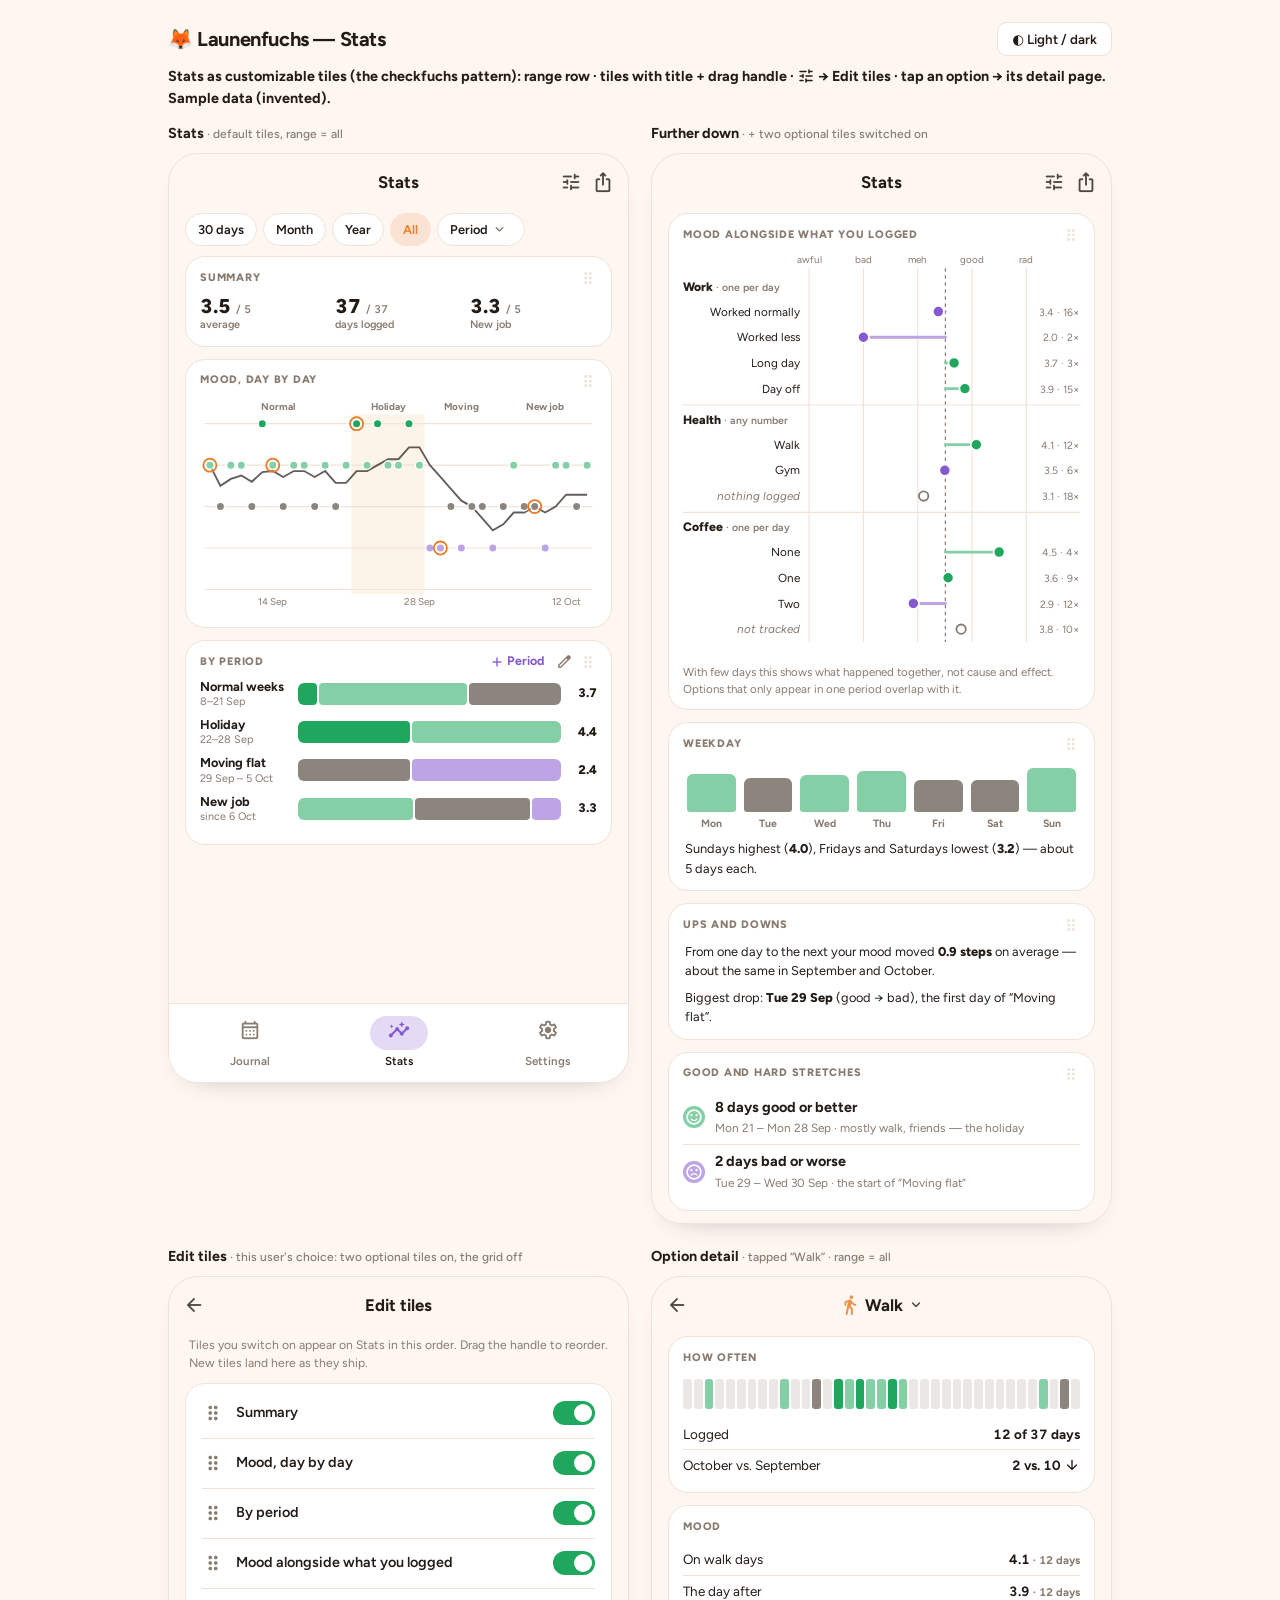
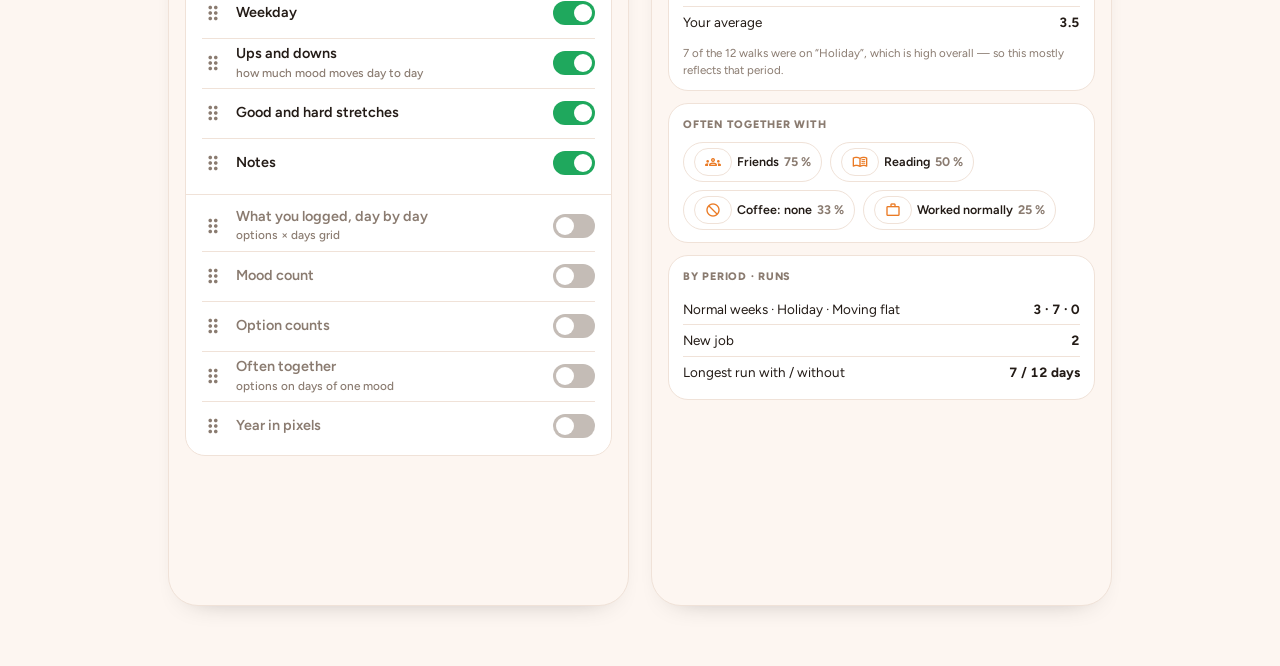
<file: examples/ui/03-stats.html>
<!doctype html>
<html lang="en"><head>
<meta charset="utf-8"><meta name="viewport" content="width=device-width, initial-scale=1">
<title>Launenfuchs — Stats</title>
<link href="https://fonts.googleapis.com/css2?family=Figtree:wght@400;500;600;700;800&display=swap" rel="stylesheet">
<link href="https://fonts.googleapis.com/css2?family=Material+Symbols+Rounded:opsz,wght,FILL,GRAD@24,400..500,0..1,0&display=block" rel="stylesheet">
<link rel="stylesheet" href="fuchsbau.css">
<style>
  .phone{min-height:930px}
  .body{overflow:hidden}
  /* stats tile = card with an uppercase title row + drag handle (checkfuchs pattern) */
  .tl{background:var(--card);border:1px solid var(--line);border-radius:20px;padding:4px 14px 12px;margin-bottom:12px}
  .th{display:flex;align-items:center;gap:6px;min-height:34px}
  .th .tt{font-size:.68rem;font-weight:800;letter-spacing:.07em;text-transform:uppercase;color:var(--muted);flex:1}
  .th .grip{color:var(--line);font-size:18px}
  .th .act{font-size:.78rem;font-weight:700;color:var(--indigo);display:flex;align-items:center;gap:2px}
  .th .act .ms{font-size:16px}
  .rng{margin-bottom:10px}
  .mini{display:grid;grid-template-columns:1fr 1fr 1fr;gap:8px;text-align:left}
  .mini .v{font-size:1.25rem;font-weight:800;line-height:1.1}
  .mini .v small{font-size:.7rem;color:var(--muted);font-weight:600}
  .mini .k{font-size:.68rem;color:var(--muted);font-weight:600}
  .bars{display:flex;align-items:flex-end;gap:8px;height:70px;padding:0 4px}
  .bars div{flex:1;display:flex;flex-direction:column;align-items:center;gap:4px;font-size:.66rem;color:var(--muted);font-weight:700}
  .bars i{display:block;width:100%;border-radius:6px 6px 3px 3px}
  .say{font-size:.8rem;color:var(--ink);margin:8px 2px 0}
  .say b{font-weight:800}
  .str{display:flex;gap:10px;align-items:center;padding:6px 0}
  .str+.str{border-top:1px solid var(--line)}
  .str .tx{flex:1;font-size:.82rem}.str .tx b{display:block;font-size:.9rem}
  .str .tx span{color:var(--muted);font-size:.74rem}
  /* edit tiles */
  .er{display:flex;align-items:center;gap:12px;min-height:50px}
  .er+.er{border-top:1px solid var(--line)}
  .er .ms.g{color:var(--muted)}
  .er .tx{flex:1;font-weight:600;font-size:.9rem}
  .er .tx small{display:block;color:var(--muted);font-weight:500;font-size:.74rem}
  .er.off .tx{color:var(--muted)}
  .divi{height:1px;background:var(--line);margin:6px -16px}
  /* option detail */
  .strip{display:flex;gap:2px;height:30px;margin:4px 0 10px}
  .strip i{flex:1;border-radius:3px;background:color-mix(in srgb,var(--muted) 18%,transparent)}
  .kv{display:flex;justify-content:space-between;align-items:baseline;padding:5px 0;font-size:.84rem}
  .kv+.kv{border-top:1px solid var(--line)}
  .kv b{font-variant-numeric:tabular-nums}
  .kv .ms{font-size:16px;vertical-align:-3px}
  .ot{display:flex;gap:8px;flex-wrap:wrap}
  .ot span{display:inline-flex;align-items:center;gap:5px;border:1px solid var(--line);border-radius:999px;padding:5px 10px;font-size:.78rem;font-weight:600}
  .ot span .ms{font-size:16px;color:var(--orange)}
  .ot span b{color:var(--muted);font-weight:700}
</style>
</head>
<body><div class="wrap">
  <header class="pg"><h1>🦊 Launenfuchs — Stats</h1>
  <button class="toggle" onclick="document.body.classList.toggle('dark')">◐ Light / dark</button></header>
  <p class="cap" style="margin-top:10px">Stats as customizable tiles (the checkfuchs pattern): range row · tiles with title + drag handle · <span class="ms sm" style="vertical-align:-4px">tune</span> → Edit tiles · tap an option → its detail page. Sample data (invented).</p>

  <div class="stage">

    <!-- 1: top of Stats -->
    <div>
      <p class="cap">Stats <small>· default tiles, range = all</small></p>
      <div class="phone">
        <div class="appbar"><b>Stats</b><span class="ms nav-i r" style="right:46px">tune</span><span class="ms nav-i r">ios_share</span></div>
        <div class="body">
          <div class="rng"><span class="chip">30 days</span><span class="chip">Month</span><span class="chip">Year</span><span class="chip on">All</span><span class="chip">Period <span class="ms sm" style="vertical-align:-4px">expand_more</span></span></div>
          <div class="tl"><div class="th"><span class="tt">Summary</span><span class="ms grip">drag_indicator</span></div>
            <div class="mini">
              <div><div class="v num">3.5 <small>/ 5</small></div><div class="k">average</div></div>
              <div><div class="v num">37 <small>/ 37</small></div><div class="k">days logged</div></div>
              <div><div class="v num">3.3 <small>/ 5</small></div><div class="k">New job</div></div>
            </div></div>
          <div class="tl"><div class="th"><span class="tt">Mood, day by day</span><span class="ms grip">drag_indicator</span></div>
            <svg id="tl" viewBox="0 0 340 180" width="100%"></svg></div>
          <div class="tl"><div class="th"><span class="tt">By period</span><span class="act"><span class="ms">add</span>Period</span><span class="ms" style="font-size:17px;color:var(--muted);margin-left:6px">edit</span><span class="ms grip">drag_indicator</span></div>
            <div id="per"></div></div>
        </div>
        <div class="nav">
          <div class="dest"><span class="pl"><span class="ms">calendar_month</span></span>Journal</div>
          <div class="dest on"><span class="pl"><span class="ms fill">insights</span></span>Stats</div>
          <div class="dest"><span class="pl"><span class="ms">settings</span></span>Settings</div>
        </div>
      </div>
    </div>

    <!-- 2: further down -->
    <div>
      <p class="cap">Further down <small>· + two optional tiles switched on</small></p>
      <div class="phone">
        <div class="appbar"><b>Stats</b><span class="ms nav-i r" style="right:46px">tune</span><span class="ms nav-i r">ios_share</span></div>
        <div class="body">
          <div class="tl"><div class="th"><span class="tt">Mood alongside what you logged</span><span class="ms grip">drag_indicator</span></div>
            <svg id="act" viewBox="0 0 340 300" width="100%"></svg>
            <p class="caveat">With few days this shows what happened together, not cause and effect. Options that only appear in one period overlap with it.</p></div>
          <div class="tl"><div class="th"><span class="tt">Weekday</span><span class="ms grip">drag_indicator</span></div>
            <div class="bars" id="wd"></div>
            <p class="say">Sundays highest (<b>4.0</b>), Fridays and Saturdays lowest (<b>3.2</b>) — about 5 days each.</p></div>
          <div class="tl"><div class="th"><span class="tt">Ups and downs</span><span class="ms grip">drag_indicator</span></div>
            <p class="say" style="margin-top:0">From one day to the next your mood moved <b>0.9 steps</b> on average — about the same in September and October.</p>
            <p class="say">Biggest drop: <b>Tue 29 Sep</b> (good → bad), the first day of “Moving flat”.</p></div>
          <div class="tl"><div class="th"><span class="tt">Good and hard stretches</span><span class="ms grip">drag_indicator</span></div>
            <div class="str"><span class="face sm f4"><span class="ms">sentiment_satisfied</span></span><div class="tx"><b>8 days good or better</b><span>Mon 21 – Mon 28 Sep · mostly walk, friends — the holiday</span></div></div>
            <div class="str"><span class="face sm f2"><span class="ms">sentiment_dissatisfied</span></span><div class="tx"><b>2 days bad or worse</b><span>Tue 29 – Wed 30 Sep · the start of “Moving flat”</span></div></div></div>
        </div>
      </div>
    </div>

    <!-- 3: Edit tiles -->
    <div>
      <p class="cap">Edit tiles <small>· this user's choice: two optional tiles on, the grid off</small></p>
      <div class="phone">
        <div class="appbar"><span class="ms nav-i l">arrow_back</span><b>Edit tiles</b></div>
        <div class="body">
          <p class="cdesc" style="margin:0 4px 10px">Tiles you switch on appear on Stats in this order. Drag the handle to reorder. New tiles land here as they ship.</p>
          <div class="card pad0">
            <div class="er"><span class="ms g">drag_indicator</span><div class="tx">Summary</div><span class="sw on"></span></div>
            <div class="er"><span class="ms g">drag_indicator</span><div class="tx">Mood, day by day</div><span class="sw on"></span></div>
            <div class="er"><span class="ms g">drag_indicator</span><div class="tx">By period</div><span class="sw on"></span></div>
            <div class="er"><span class="ms g">drag_indicator</span><div class="tx">Mood alongside what you logged</div><span class="sw on"></span></div>
            <div class="er"><span class="ms g">drag_indicator</span><div class="tx">Weekday</div><span class="sw on"></span></div>
            <div class="er"><span class="ms g">drag_indicator</span><div class="tx">Ups and downs<small>how much mood moves day to day</small></div><span class="sw on"></span></div>
            <div class="er"><span class="ms g">drag_indicator</span><div class="tx">Good and hard stretches</div><span class="sw on"></span></div>
            <div class="er"><span class="ms g">drag_indicator</span><div class="tx">Notes</div><span class="sw on"></span></div>
            <div class="divi"></div>
            <div class="er off"><span class="ms g">drag_indicator</span><div class="tx">What you logged, day by day<small>options × days grid</small></div><span class="sw"></span></div>
            <div class="er off"><span class="ms g">drag_indicator</span><div class="tx">Mood count</div><span class="sw"></span></div>
            <div class="er off"><span class="ms g">drag_indicator</span><div class="tx">Option counts</div><span class="sw"></span></div>
            <div class="er off"><span class="ms g">drag_indicator</span><div class="tx">Often together<small>options on days of one mood</small></div><span class="sw"></span></div>
            <div class="er off"><span class="ms g">drag_indicator</span><div class="tx">Year in pixels</div><span class="sw"></span></div>
          </div>
        </div>
      </div>
    </div>

    <!-- 4: Option detail -->
    <div>
      <p class="cap">Option detail <small>· tapped “Walk” · range = all</small></p>
      <div class="phone">
        <div class="appbar"><span class="ms nav-i l">arrow_back</span><b><span class="ms" style="color:var(--orange)">directions_walk</span>Walk <span class="ms sm">expand_more</span></b></div>
        <div class="body">
          <div class="tl"><div class="th"><span class="tt">How often</span></div>
            <div class="strip" id="strip"></div>
            <div class="kv"><span>Logged</span><b>12 of 37 days</b></div>
            <div class="kv"><span>October vs. September</span><b>2 vs. 10 <span class="ms">arrow_downward</span></b></div></div>
          <div class="tl"><div class="th"><span class="tt">Mood</span></div>
            <div class="kv"><span>On walk days</span><b>4.1 <small style="color:var(--muted)">· 12 days</small></b></div>
            <div class="kv"><span>The day after</span><b>3.9 <small style="color:var(--muted)">· 12 days</small></b></div>
            <div class="kv"><span>Your average</span><b>3.5</b></div>
            <p class="caveat">7 of the 12 walks were on “Holiday”, which is high overall — so this mostly reflects that period.</p></div>
          <div class="tl"><div class="th"><span class="tt">Often together with</span></div>
            <div class="ot"><span><span class="ms">groups</span>Friends <b>75 %</b></span><span><span class="ms">menu_book</span>Reading <b>50 %</b></span><span><span class="ms">block</span>Coffee: none <b>33 %</b></span><span><span class="ms">work</span>Worked normally <b>25 %</b></span></div></div>
          <div class="tl"><div class="th"><span class="tt">By period · runs</span></div>
            <div class="kv"><span>Normal weeks · Holiday · Moving flat</span><b>3 · 7 · 0</b></div>
            <div class="kv"><span>New job</span><b>2</b></div>
            <div class="kv"><span>Longest run with / without</span><b>7 / 12 days</b></div></div>
        </div>
      </div>
    </div>

  </div>
</div>
<script>
  const css = v => `var(${v})`;
  // invented sample journal (8 Sep – 14 Oct)
  const S = [4,3,4,4,3,5,4,3,4,4,3,4,3,4, 5,4,5,4,4,5,4, 2,2,3,2,3,3,2, 3,4,3,3,2,4,4,3,4];
  const NOTES = new Set([0,6,14,22,31]);
  const WALK = new Set([2,9,12,14,15,16,17,18,19,20,33,35]);
  const P = [
    {n:'Normal weeks', s:'Normal', d:'8–21 Sep', a:0, b:13},
    {n:'Holiday', s:'Holiday', d:'22–28 Sep', a:14, b:20, away:1},
    {n:'Moving flat', s:'Moving', d:'29 Sep – 5 Oct', a:21, b:27},
    {n:'New job', s:'New job', d:'since 6 Oct', a:28, b:36},
  ];
  const NS = 'http://www.w3.org/2000/svg';
  const el = (t, a, p) => { const n = document.createElementNS(NS, t); for (const k in a) n.setAttribute(k, a[k]); p.appendChild(n); return n; };

  // day by day
  (() => {
    const svg = document.getElementById('tl'), W = 340, H = 180, L = 4, R = 4, T = 22, B = 16;
    const st = (W - L - R) / S.length, x = i => L + (i + .5) * st, y = s => T + (5 - s) * (H - T - B) / 4;
    P.forEach(p => {
      const x0 = x(p.a) - st / 2, x1 = x(p.b) + st / 2;
      if (p.away) el('rect', {x: x0, y: T - 8, width: x1 - x0, height: H - T - B + 12, fill: css('--band')}, svg);
      el('text', {x: (x0 + x1) / 2, y: 10, 'text-anchor': 'middle', 'font-size': 8.5, 'font-weight': 700, fill: css('--muted')}, svg).textContent = p.s;
    });
    for (let s = 1; s <= 5; s++) el('line', {x1: L, x2: W - R, y1: y(s), y2: y(s), stroke: css('--line')}, svg);
    const ra = S.map((_, i) => { const w = S.slice(Math.max(0, i - 6), i + 1); return w.reduce((a, b) => a + b) / w.length; });
    el('path', {d: ra.map((v, i) => `${i ? 'L' : 'M'}${x(i)},${y(v)}`).join(''), fill: 'none', stroke: css('--ink'), 'stroke-width': 1.6, opacity: .7}, svg);
    S.forEach((s, i) => {
      if (NOTES.has(i)) el('circle', {cx: x(i), cy: y(s), r: 5.6, fill: 'none', stroke: css('--orange'), 'stroke-width': 1.5}, svg);
      el('circle', {cx: x(i), cy: y(s), r: 3.6, fill: css(`--m${s}`), stroke: css('--card'), 'stroke-width': 1.2}, svg);
    });
    [['14 Sep', 6], ['28 Sep', 20], ['12 Oct', 34]].forEach(([t, i]) => {
      el('text', {x: x(i), y: H - 3, 'text-anchor': 'middle', 'font-size': 8.5, fill: css('--muted')}, svg).textContent = t;
    });
  })();

  // by period
  document.getElementById('per').innerHTML = P.map(p => {
    const d = S.slice(p.a, p.b + 1), avg = d.reduce((a, b) => a + b) / d.length;
    const segs = [5, 4, 3, 2, 1].map(v => [v, d.filter(s => s === v).length]).filter(z => z[1]);
    return `<div class="prow"><div class="pl"><b>${p.n}</b><span>${p.d}</span></div>
      <div class="stack">${segs.map(([v, n]) => `<i style="flex:${n};background:var(--m${v})"></i>`).join('')}</div>
      <div class="av">${avg.toFixed(1)}</div></div>`;
  }).join('');

  // mood alongside what you logged (Day off is a real option after the import fill)
  (() => {
    const svg = document.getElementById('act'), W = 340, L = 108, R = 46, all = 3.51;
    const rows = [
      {h: 'Work', m: 'one per day'},
      {n: 'Worked normally', a: 3.38, c: 16}, {n: 'Worked less', a: 2.0, c: 2}, {n: 'Long day', a: 3.67, c: 3}, {n: 'Day off', a: 3.87, c: 15},
      {h: 'Health', m: 'any number'},
      {n: 'Walk', a: 4.08, c: 12}, {n: 'Gym', a: 3.5, c: 6}, {n: 'nothing logged', a: 3.11, c: 18, e: 1},
      {h: 'Coffee', m: 'one per day'},
      {n: 'None', a: 4.5, c: 4}, {n: 'One', a: 3.56, c: 9}, {n: 'Two', a: 2.92, c: 12}, {n: 'not tracked', a: 3.8, c: 10, e: 1},
    ];
    const x = s => L + (s - 1) / 4 * (W - L - R);
    let yy = 14;
    const grid = [];
    ['awful', 'bad', 'meh', 'good', 'rad'].forEach((l, i) => {
      el('text', {x: x(i + 1), y: 9, 'text-anchor': 'middle', 'font-size': 8.5, fill: css('--muted')}, svg).textContent = l;
      grid.push(el('line', {x1: x(i + 1), x2: x(i + 1), y1: 14, y2: 14, stroke: css('--line')}, svg));
    });
    grid.push(el('line', {x1: x(all), x2: x(all), y1: 14, y2: 14, stroke: css('--muted'), 'stroke-dasharray': '3 3'}, svg));
    rows.forEach((r, i) => {
      if (r.h) {
        if (i) el('line', {x1: 0, x2: W, y1: yy + 3, y2: yy + 3, stroke: css('--line')}, svg);
        const t = el('text', {x: 0, y: yy + 19, 'font-size': 10.5, 'font-weight': 800, fill: css('--ink')}, svg);
        t.textContent = r.h + '  ';
        el('tspan', {'font-weight': 600, fill: css('--muted'), 'font-size': 9}, t).textContent = '· ' + r.m;
        yy += 26; return;
      }
      const cy = yy + 11;
      el('text', {x: L - 8, y: cy + 3.5, 'text-anchor': 'end', 'font-size': 10, fill: css(r.e ? '--muted' : '--ink'), 'font-style': r.e ? 'italic' : 'normal'}, svg).textContent = r.n;
      if (r.e) el('circle', {cx: x(r.a), cy, r: 4, fill: css('--card'), stroke: css('--muted'), 'stroke-width': 1.6}, svg);
      else {
        const v = r.a >= all ? 4 : 2, dot = r.a >= all ? 5 : 1;
        el('line', {x1: x(all), x2: x(r.a), y1: cy, y2: cy, stroke: css(`--m${v}`), 'stroke-width': 2.5, 'stroke-linecap': 'round'}, svg);
        el('circle', {cx: x(r.a), cy, r: 4.8, fill: css(`--m${dot}`), stroke: css('--card'), 'stroke-width': 1.5}, svg);
      }
      el('text', {x: W, y: cy + 3.5, 'text-anchor': 'end', 'font-size': 9, fill: css('--muted')}, svg).textContent = `${r.a.toFixed(1)} · ${r.c}×`;
      yy += 22;
    });
    grid.forEach(g => g.setAttribute('y2', yy));
    svg.setAttribute('viewBox', `0 0 ${W} ${yy + 6}`);
  })();

  // weekday bars (avg mood, coloured by the nearest level)
  document.getElementById('wd').innerHTML = [['Mon',3.6],['Tue',3.33],['Wed',3.5],['Thu',3.8],['Fri',3.2],['Sat',3.2],['Sun',4.0]]
    .map(([d, v]) => `<div><i style="height:${(v - 1) / 4 * 58}px;background:var(--m${Math.round(v)})"></i>${d}</div>`).join('');

  // option detail strip: walk days coloured by mood, the rest grey
  document.getElementById('strip').innerHTML = S.map((s, i) => WALK.has(i) ? `<i style="background:var(--m${s})"></i>` : '<i></i>').join('');
</script>
</body></html>
</file>
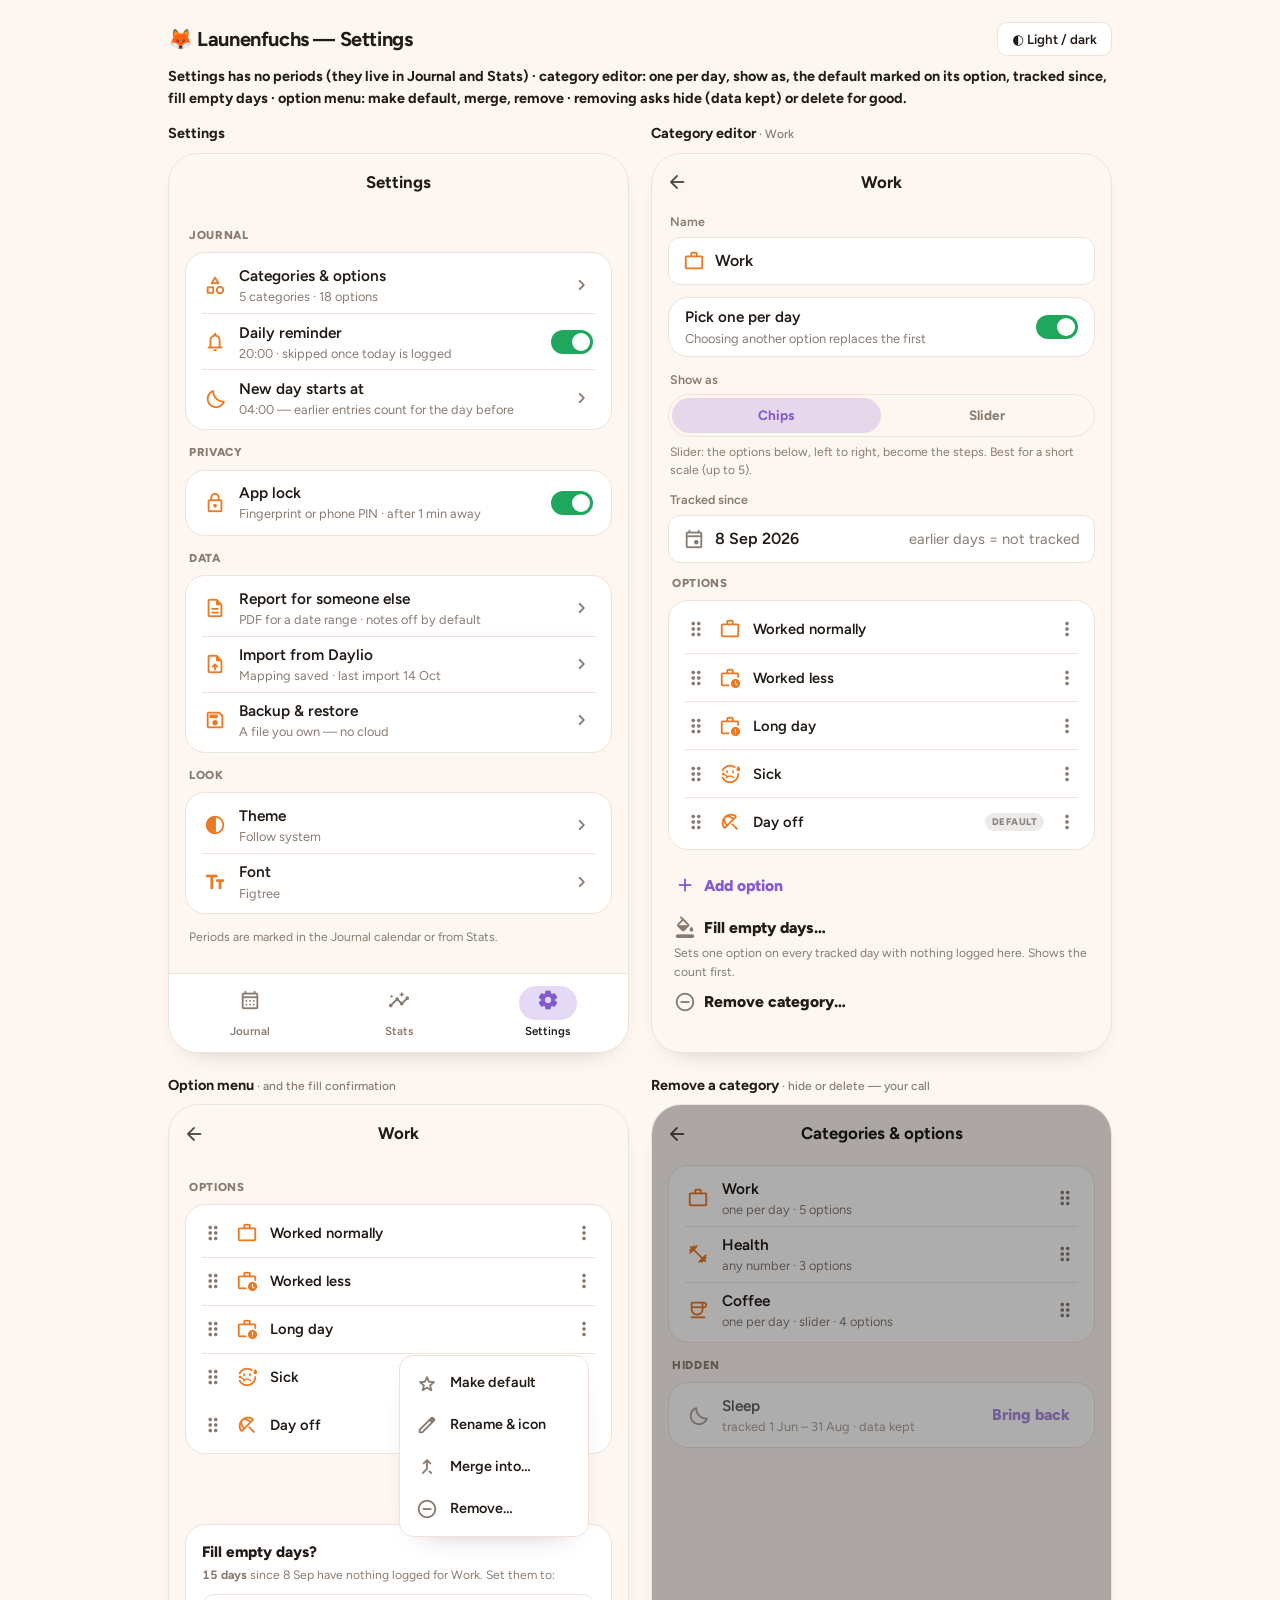
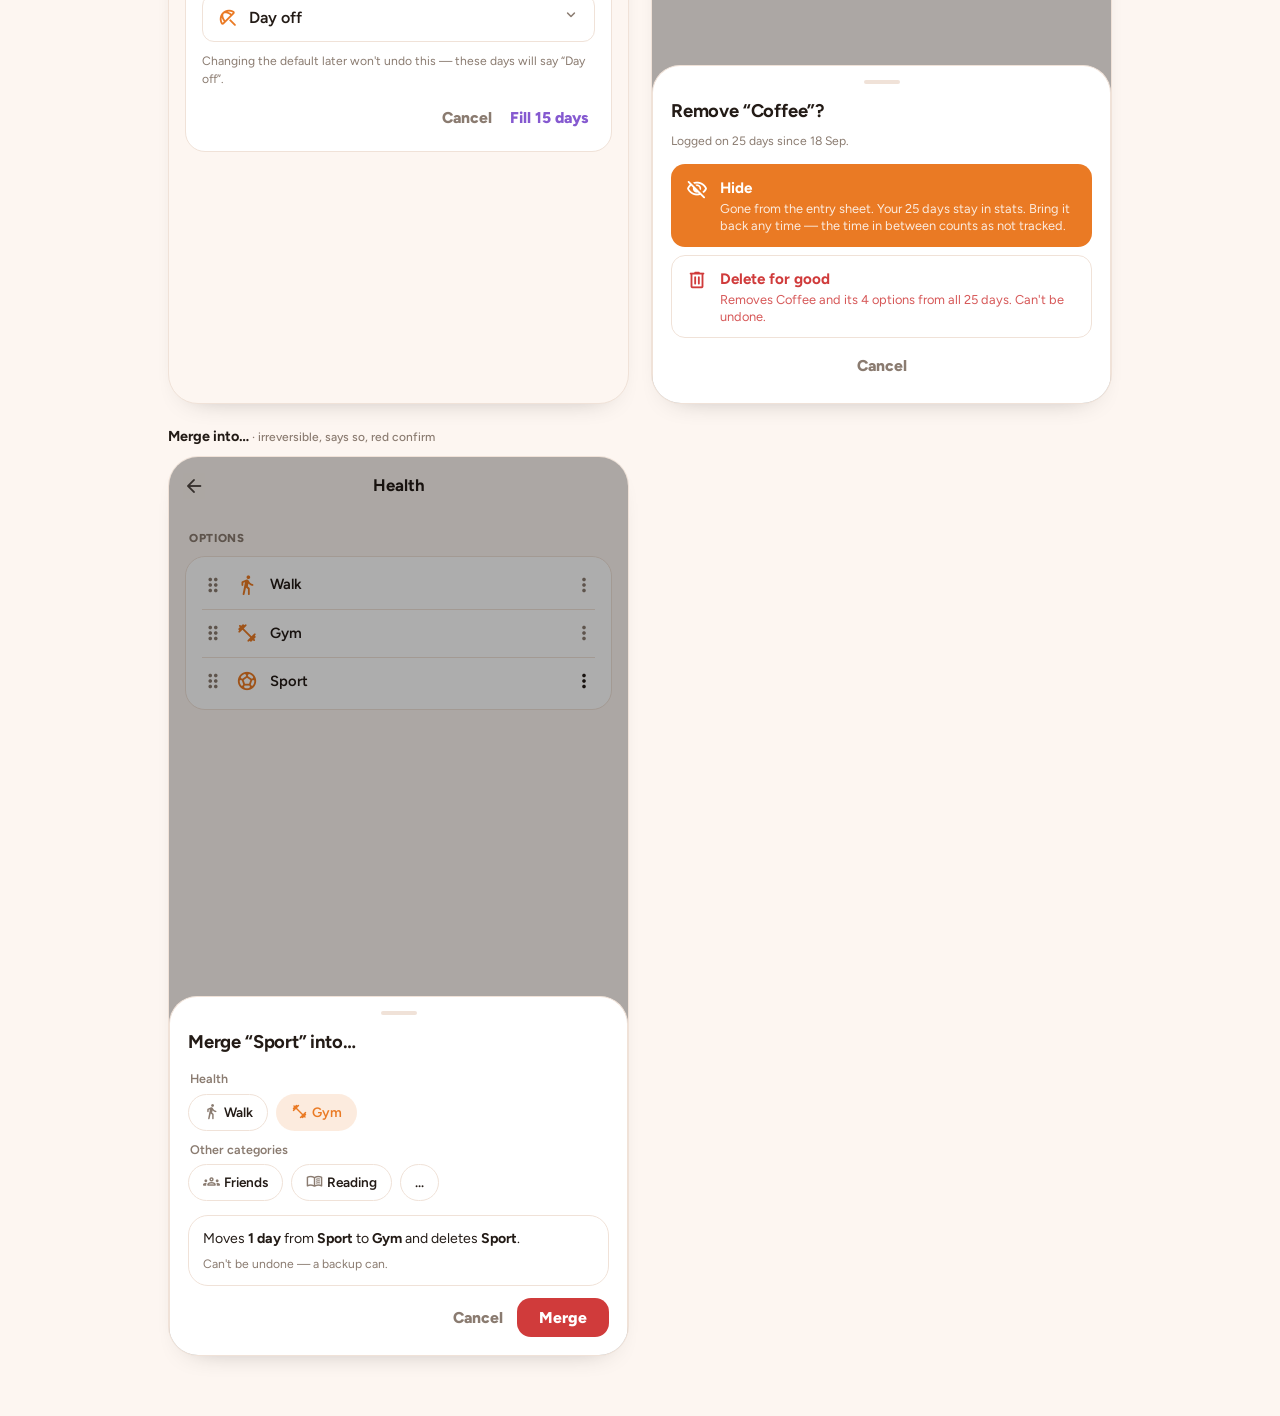
<file: examples/ui/04-settings.html>
<!doctype html>
<html lang="en"><head>
<meta charset="utf-8"><meta name="viewport" content="width=device-width, initial-scale=1">
<title>Launenfuchs — Settings</title>
<link href="https://fonts.googleapis.com/css2?family=Figtree:wght@400;500;600;700;800&display=swap" rel="stylesheet">
<link href="https://fonts.googleapis.com/css2?family=Material+Symbols+Rounded:opsz,wght,FILL,GRAD@24,400..500,0..1,0&display=block" rel="stylesheet">
<link rel="stylesheet" href="fuchsbau.css">
<style>
  .stage{grid-template-columns:1fr 1fr}
  
  .phone{min-height:900px}
  .choice{display:flex;gap:12px;align-items:flex-start;text-align:left;border-radius:14px;padding:12px 14px;margin-bottom:8px;border:1px solid var(--line)}
  .choice .ms{margin-top:1px}
  .choice b{display:block;font-size:.95rem}
  .choice span.d{font-size:.8rem;opacity:.85;line-height:1.35;display:block}
  .choice.keep{background:var(--orange);color:#fff;border-color:transparent}
  .choice.keep .ms{color:#fff}
  .choice.del{color:#d03b3b}.choice.del .ms{color:#d03b3b}
  body.dark .choice.del,body.dark .choice.del .ms{color:#e66767}
  body.dark .choice.keep,body.dark .choice.keep .ms{color:#1a0f06}
  .tile .chev{color:var(--muted)}
  .opt-row{display:flex;align-items:center;gap:12px;min-height:48px}
  .opt-row+.opt-row{border-top:1px solid var(--line)}
  .opt-row .ms{color:var(--orange)}
  .opt-row .ms.h{color:var(--muted)}
  .opt-row .tx{flex:1;font-weight:600;font-size:.92rem}
  .deftag{font-size:.6rem;font-weight:800;text-transform:uppercase;letter-spacing:.05em;color:var(--neutral);background:color-mix(in srgb,var(--neutral) 16%,transparent);padding:2px 7px;border-radius:999px}
  .menu{position:absolute;right:22px;background:var(--card);border:1px solid var(--line);border-radius:14px;box-shadow:var(--float);padding:6px 0;min-width:190px;z-index:6}
  .menu div{display:flex;gap:12px;align-items:center;padding:10px 16px;font-size:.9rem;font-weight:600}
  .menu .ms{color:var(--muted)}
  .menu .red,.menu .red .ms{color:#d03b3b}
  body.dark .menu .red,body.dark .menu .red .ms{color:#e66767}
</style>
</head>
<body><div class="wrap">
  <header class="pg"><h1>🦊 Launenfuchs — Settings</h1>
  <button class="toggle" onclick="document.body.classList.toggle('dark')">◐ Light / dark</button></header>
  <p class="cap" style="margin-top:10px">Settings has no periods (they live in Journal and Stats) · category editor: one per day, show as, the default marked on its option, tracked since, fill empty days · option menu: make default, merge, remove · removing asks <b>hide (data kept)</b> or <b>delete for good</b>.</p>

  <div class="stage">

    <div>
      <p class="cap">Settings</p>
      <div class="phone">
        <div class="appbar"><b>Settings</b></div>
        <div class="body">
          <div class="sect">Journal</div>
          <div class="card pad0">
            <div class="tile"><span class="ms">category</span><div class="tx"><div class="t">Categories &amp; options</div><div class="s">5 categories · 18 options</div></div><span class="ms chev">chevron_right</span></div>
            <div class="tile"><span class="ms">notifications</span><div class="tx"><div class="t">Daily reminder</div><div class="s">20:00 · skipped once today is logged</div></div><span class="sw on"></span></div>
            <div class="tile"><span class="ms">bedtime</span><div class="tx"><div class="t">New day starts at</div><div class="s">04:00 — earlier entries count for the day before</div></div><span class="ms chev">chevron_right</span></div>
          </div>
          <div class="sect">Privacy</div>
          <div class="card pad0">
            <div class="tile"><span class="ms">lock</span><div class="tx"><div class="t">App lock</div><div class="s">Fingerprint or phone PIN · after 1 min away</div></div><span class="sw on"></span></div>
          </div>
          <div class="sect">Data</div>
          <div class="card pad0">
            <div class="tile"><span class="ms">description</span><div class="tx"><div class="t">Report for someone else</div><div class="s">PDF for a date range · notes off by default</div></div><span class="ms chev">chevron_right</span></div>
            <div class="tile"><span class="ms">upload_file</span><div class="tx"><div class="t">Import from Daylio</div><div class="s">Mapping saved · last import 14 Oct</div></div><span class="ms chev">chevron_right</span></div>
            <div class="tile"><span class="ms">save</span><div class="tx"><div class="t">Backup &amp; restore</div><div class="s">A file you own — no cloud</div></div><span class="ms chev">chevron_right</span></div>
          </div>
          <div class="sect">Look</div>
          <div class="card pad0">
            <div class="tile"><span class="ms">contrast</span><div class="tx"><div class="t">Theme</div><div class="s">Follow system</div></div><span class="ms chev">chevron_right</span></div>
            <div class="tile"><span class="ms">text_fields</span><div class="tx"><div class="t">Font</div><div class="s">Figtree</div></div><span class="ms chev">chevron_right</span></div>
          </div>
          <p class="cdesc" style="margin:14px 4px">Periods are marked in the Journal calendar or from Stats.</p>
        </div>
        <div class="nav">
          <div class="dest"><span class="pl"><span class="ms">calendar_month</span></span>Journal</div>
          <div class="dest"><span class="pl"><span class="ms">insights</span></span>Stats</div>
          <div class="dest on"><span class="pl"><span class="ms fill">settings</span></span>Settings</div>
        </div>
      </div>
    </div>

    <div>
      <p class="cap">Category editor <small>· Work</small></p>
      <div class="phone">
        <div class="appbar"><span class="ms nav-i l">arrow_back</span><b>Work</b></div>
        <div class="body">
          <div class="flab">Name</div>
          <div class="field"><span class="ms" style="color:var(--orange)">work</span><span class="val">Work</span></div>
          <div class="card pad0">
            <div class="opt"><div class="tx"><div class="t">Pick one per day</div><div class="s">Choosing another option replaces the first</div></div><span class="sw on"></span></div>
          </div>
          <div class="flab">Show as</div>
          <div class="seg"><span class="on">Chips</span><span>Slider</span></div>
          <p class="cdesc" style="margin:-8px 2px 12px">Slider: the options below, left to right, become the steps. Best for a short scale (up to 5).</p>
          <div class="flab">Tracked since</div>
          <div class="field"><span class="ms">event</span><span class="val">8 Sep 2026</span><span class="lab" style="text-align:right">earlier days = not tracked</span></div>
          <div class="sect" style="margin-top:6px">Options</div>
          <div class="card pad0">
            <div class="opt-row"><span class="ms h">drag_indicator</span><span class="ms">work</span><span class="tx">Worked normally</span><span class="ms h">more_vert</span></div>
            <div class="opt-row"><span class="ms h">drag_indicator</span><span class="ms">work_history</span><span class="tx">Worked less</span><span class="ms h">more_vert</span></div>
            <div class="opt-row"><span class="ms h">drag_indicator</span><span class="ms">work_alert</span><span class="tx">Long day</span><span class="ms h">more_vert</span></div>
            
            <div class="opt-row"><span class="ms h">drag_indicator</span><span class="ms">sick</span><span class="tx">Sick</span><span class="ms h">more_vert</span></div>
            <div class="opt-row"><span class="ms h">drag_indicator</span><span class="ms">beach_access</span><span class="tx">Day off</span><span class="deftag">default</span><span class="ms h">more_vert</span></div>
          </div>
          <button class="btn text"><span class="ms">add</span>Add option</button>
          <button class="btn text" style="color:var(--ink)"><span class="ms" style="color:var(--muted)">format_color_fill</span>Fill empty days…</button>
          <p class="cdesc" style="margin:-4px 6px 0">Sets one option on every tracked day with nothing logged here. Shows the count first.</p>
          <button class="btn text" style="color:var(--ink)"><span class="ms" style="color:var(--muted)">remove_circle_outline</span>Remove category…</button>
        </div>
      </div>
    </div>

    <div>
      <p class="cap">Option menu <small>· and the fill confirmation</small></p>
      <div class="phone">
        <div class="appbar"><span class="ms nav-i l">arrow_back</span><b>Work</b></div>
        <div class="body">
          <div class="sect">Options</div>
          <div class="card pad0" style="position:relative">
            <div class="opt-row"><span class="ms h">drag_indicator</span><span class="ms">work</span><span class="tx">Worked normally</span><span class="ms h">more_vert</span></div>
            <div class="opt-row"><span class="ms h">drag_indicator</span><span class="ms">work_history</span><span class="tx">Worked less</span><span class="ms h">more_vert</span></div>
            <div class="opt-row"><span class="ms h">drag_indicator</span><span class="ms">work_alert</span><span class="tx">Long day</span><span class="ms h">more_vert</span></div>
            <div class="opt-row"><span class="ms h">drag_indicator</span><span class="ms">sick</span><span class="tx">Sick</span><span class="ms" style="color:var(--ink)">more_vert</span></div>
            <div class="menu" style="top:150px">
              <div><span class="ms">star</span>Make default</div>
              <div><span class="ms">edit</span>Rename &amp; icon</div>
              <div><span class="ms">call_merge</span>Merge into…</div>
              <div><span class="ms">remove_circle_outline</span>Remove…</div>
            </div>
            
            <div class="opt-row"><span class="ms h">drag_indicator</span><span class="ms">beach_access</span><span class="tx">Day off</span><span class="deftag">default</span><span class="ms h">more_vert</span></div>
          </div>
          <div class="card" style="margin-top:70px">
            <div class="ctitle">Fill empty days?</div>
            <p class="cdesc" style="margin-bottom:10px"><b class="num">15 days</b> since 8 Sep have nothing logged for Work. Set them to:</p>
            <div class="field" style="margin-bottom:10px"><span class="ms" style="color:var(--orange)">beach_access</span><span class="val">Day off</span><span class="lab" style="text-align:right"><span class="ms sm">expand_more</span></span></div>
            <p class="cdesc">Changing the default later won't undo this — these days will say “Day off”.</p>
            <div style="display:flex;justify-content:flex-end;gap:6px"><button class="btn text" style="color:var(--muted)">Cancel</button><button class="btn text">Fill 15 days</button></div>
          </div>
        </div>
      </div>
    </div>

    <div>
      <p class="cap">Remove a category <small>· hide or delete — your call</small></p>
      <div class="phone">
        <div class="appbar"><span class="ms nav-i l">arrow_back</span><b>Categories &amp; options</b></div>
        <div class="body">
          <div class="card pad0">
            <div class="tile"><span class="ms">work</span><div class="tx"><div class="t">Work</div><div class="s">one per day · 5 options</div></div><span class="ms" style="color:var(--muted)">drag_indicator</span></div>
            <div class="tile"><span class="ms">fitness_center</span><div class="tx"><div class="t">Health</div><div class="s">any number · 3 options</div></div><span class="ms" style="color:var(--muted)">drag_indicator</span></div>
            <div class="tile"><span class="ms">coffee</span><div class="tx"><div class="t">Coffee</div><div class="s">one per day · slider · 4 options</div></div><span class="ms" style="color:var(--muted)">drag_indicator</span></div>
          </div>
          <div class="sect">Hidden</div>
          <div class="card pad0">
            <div class="tile" style="opacity:.7"><span class="ms" style="color:var(--muted)">bedtime</span><div class="tx"><div class="t">Sleep</div><div class="s">tracked 1 Jun – 31 Aug · data kept</div></div><button class="btn text" style="padding:6px">Bring back</button></div>
          </div>
        </div>
        <div class="scrim"></div>
        <div class="sheet">
          <div class="grab"></div>
          <h3>Remove “Coffee”?</h3>
          <p class="cdesc" style="margin:-8px 0 14px">Logged on 25 days since 18 Sep.</p>
          <div class="choice keep"><span class="ms">visibility_off</span><div><b>Hide</b><span class="d">Gone from the entry sheet. Your 25 days stay in stats. Bring it back any time — the time in between counts as not tracked.</span></div></div>
          <div class="choice del"><span class="ms">delete</span><div><b>Delete for good</b><span class="d">Removes Coffee and its 4 options from all 25 days. Can't be undone.</span></div></div>
          <button class="btn text" style="width:100%;color:var(--muted)">Cancel</button>
        </div>
      </div>
    </div>

    <div>
      <p class="cap">Merge into… <small>· irreversible, says so, red confirm</small></p>
      <div class="phone">
        <div class="appbar"><span class="ms nav-i l">arrow_back</span><b>Health</b></div>
        <div class="body">
          <div class="sect">Options</div>
          <div class="card pad0">
            <div class="opt-row"><span class="ms h">drag_indicator</span><span class="ms">directions_walk</span><span class="tx">Walk</span><span class="ms h">more_vert</span></div>
            <div class="opt-row"><span class="ms h">drag_indicator</span><span class="ms">fitness_center</span><span class="tx">Gym</span><span class="ms h">more_vert</span></div>
            <div class="opt-row"><span class="ms h">drag_indicator</span><span class="ms">sports_soccer</span><span class="tx">Sport</span><span class="ms" style="color:var(--ink)">more_vert</span></div>
          </div>
        </div>
        <div class="scrim"></div>
        <div class="sheet">
          <div class="grab"></div>
          <h3>Merge “Sport” into…</h3>
          <div class="flab">Health</div>
          <div class="chips" style="margin-bottom:10px"><span class="chip"><span class="ms">directions_walk</span>Walk</span><span class="chip on"><span class="ms">fitness_center</span>Gym</span></div>
          <div class="flab">Other categories</div>
          <div class="chips" style="margin-bottom:14px"><span class="chip"><span class="ms">groups</span>Friends</span><span class="chip"><span class="ms">menu_book</span>Reading</span><span class="chip">…</span></div>
          <div class="card" style="padding:12px 14px;margin-bottom:12px">
            <p style="margin:0;font-size:.88rem">Moves <b>1 day</b> from <b>Sport</b> to <b>Gym</b> and deletes <b>Sport</b>.</p>
            <p class="cdesc" style="margin:6px 0 0">Can't be undone — a backup can.</p>
          </div>
          <div style="display:flex;justify-content:flex-end;gap:8px"><button class="btn text" style="color:var(--muted)">Cancel</button><button class="btn" style="width:auto;padding:10px 22px;background:#d03b3b;color:#fff">Merge</button></div>
        </div>
      </div>
    </div>

  </div>
</div>
</body></html>
</file>
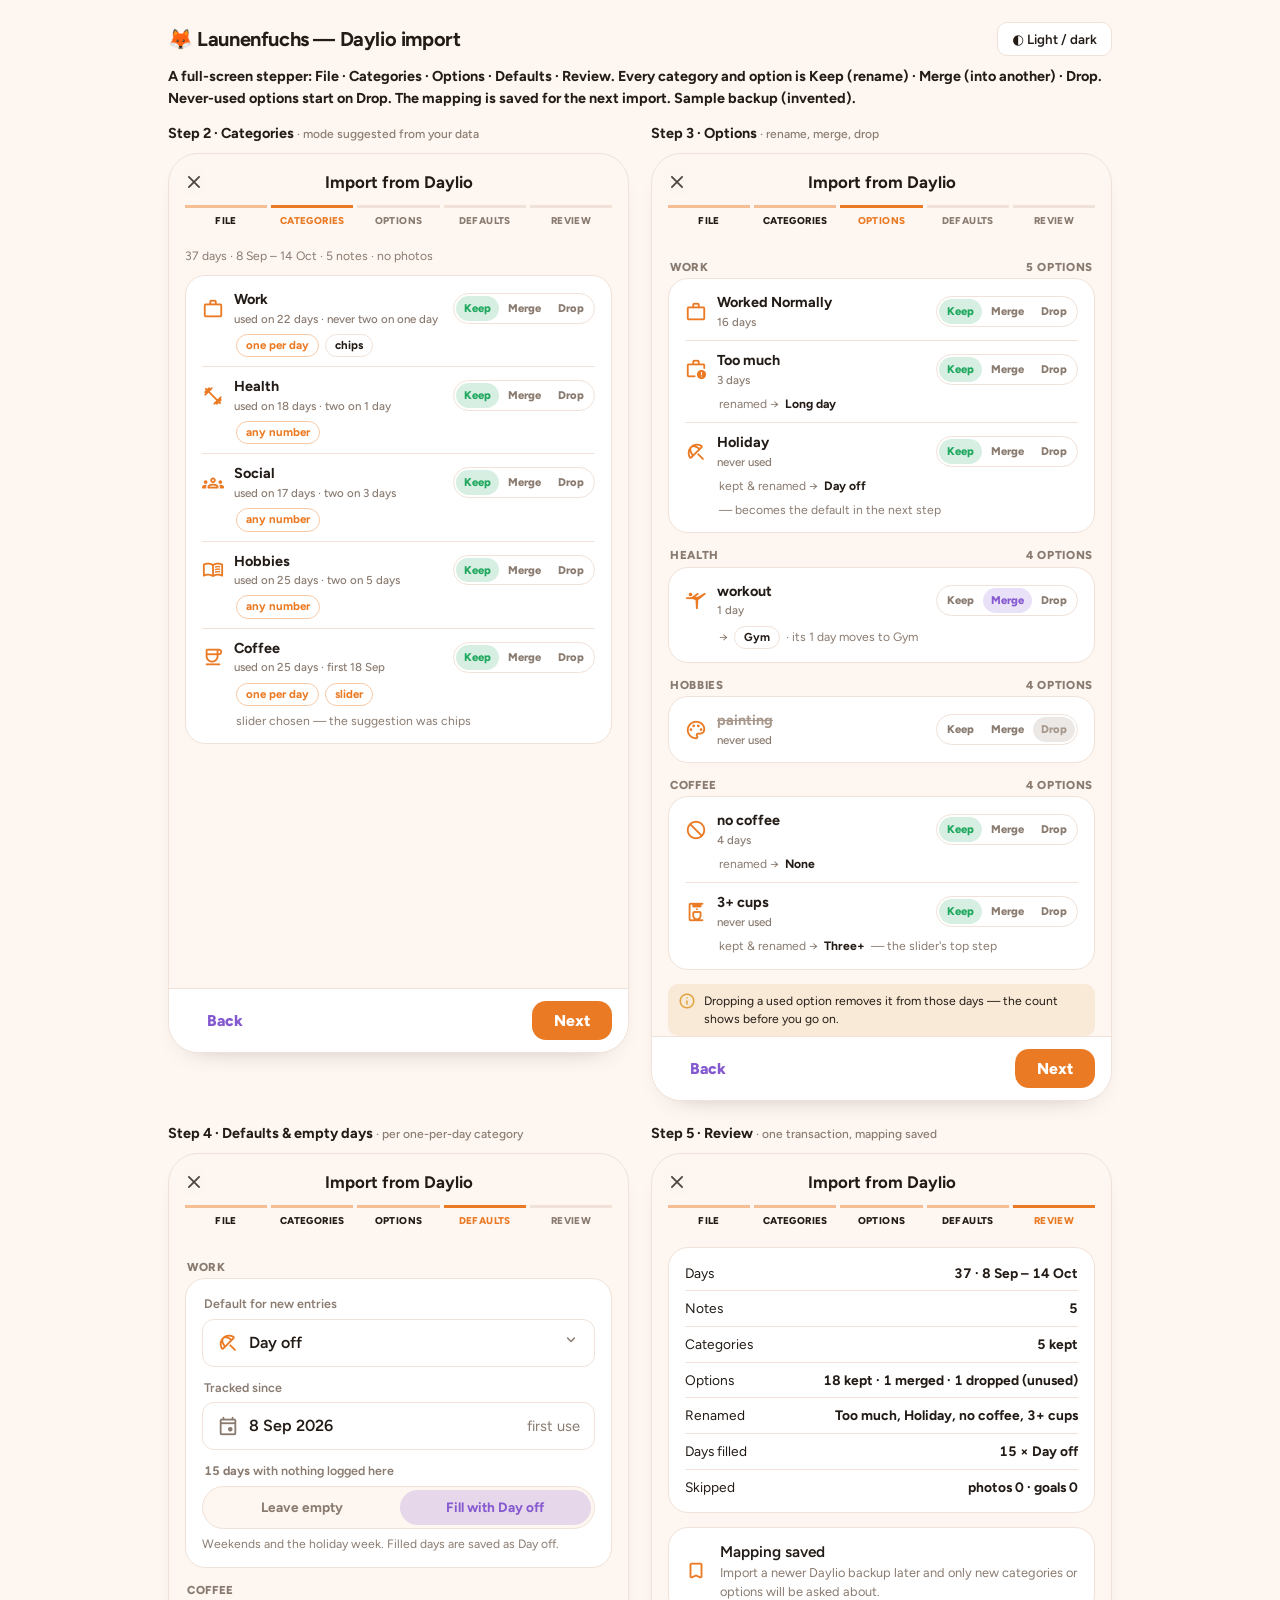
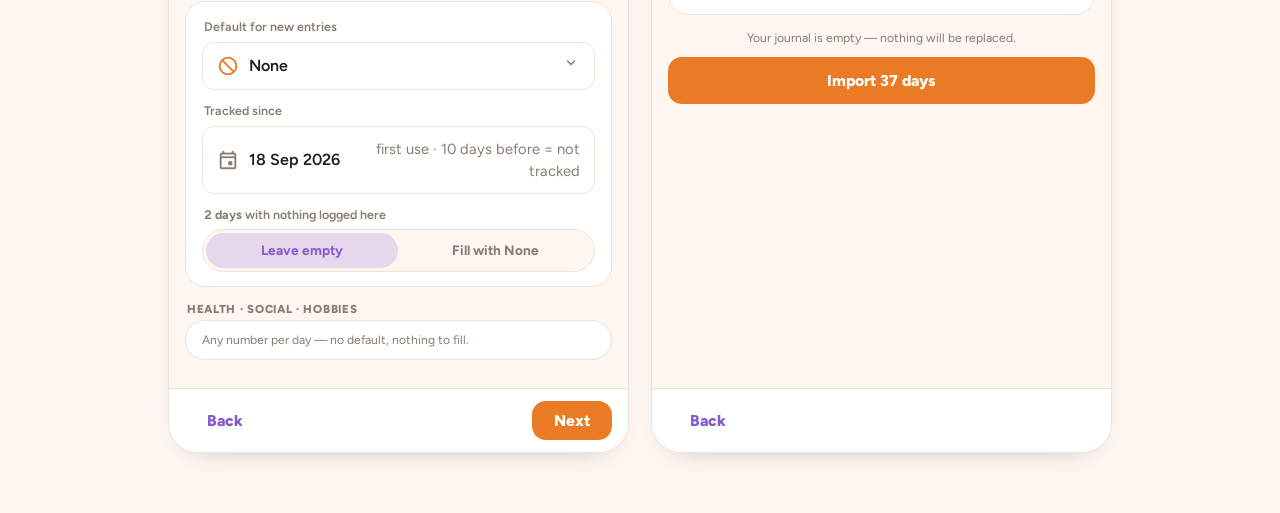
<file: examples/ui/05-import.html>
<!doctype html>
<html lang="en"><head>
<meta charset="utf-8"><meta name="viewport" content="width=device-width, initial-scale=1">
<title>Launenfuchs — Daylio import</title>
<link href="https://fonts.googleapis.com/css2?family=Figtree:wght@400;500;600;700;800&display=swap" rel="stylesheet">
<link href="https://fonts.googleapis.com/css2?family=Material+Symbols+Rounded:opsz,wght,FILL,GRAD@24,400..500,0..1,0&display=block" rel="stylesheet">
<link rel="stylesheet" href="fuchsbau.css">
<style>
  .phone{min-height:900px}
  .steps{display:flex;gap:4px;padding:0 16px 10px}
  .steps span{flex:1;text-align:center;font-size:.62rem;font-weight:800;text-transform:uppercase;letter-spacing:.04em;color:var(--muted);padding-top:6px;border-top:3px solid var(--line)}
  .steps span.done{color:var(--ink);border-color:color-mix(in srgb,var(--orange) 45%,transparent)}
  .steps span.on{color:var(--orange);border-color:var(--orange)}
  .bottom{display:flex;justify-content:space-between;align-items:center;padding:12px 16px;border-top:1px solid var(--line);background:var(--card)}
  .bottom .btn{width:auto;padding:10px 22px}
  .mrow{padding:9px 0}
  .mrow+.mrow{border-top:1px solid var(--line)}
  .mtop{display:flex;align-items:center;gap:10px}
  .mtop .ms{color:var(--orange)}
  .mtop .nm{flex:1;min-width:0;font-weight:700;font-size:.9rem}
  .mtop .nm small{display:block;color:var(--muted);font-weight:500;font-size:.72rem}
  .mtop .nm s{color:var(--taupe)}
  .kmd{display:flex;border:1px solid var(--line);border-radius:999px;padding:2px;gap:1px;flex:none}
  .kmd span{font-size:.7rem;font-weight:800;padding:4px 8px;border-radius:999px;color:var(--muted)}
  .kmd span.k{background:color-mix(in srgb,var(--emerald) 18%,transparent);color:var(--emerald)}
  .kmd span.m{background:color-mix(in srgb,var(--indigo) 18%,transparent);color:var(--indigo)}
  .kmd span.d{background:color-mix(in srgb,var(--taupe) 22%,transparent);color:var(--taupe)}
  .msub{margin:6px 0 0 34px;font-size:.76rem;color:var(--muted);display:flex;flex-wrap:wrap;gap:6px;align-items:center}
  .msub .pill2{border:1px solid var(--line);border-radius:999px;padding:2px 9px;font-weight:700;color:var(--ink);font-size:.72rem}
  .msub .pill2.o{color:var(--orange);border-color:color-mix(in srgb,var(--orange) 40%,transparent)}
  .msub .ren{color:var(--ink);font-weight:700}
  .info{display:flex;gap:8px;align-items:flex-start;font-size:.76rem;color:var(--ink);background:color-mix(in srgb,var(--amber) 14%,transparent);border-radius:10px;padding:8px 10px;margin:8px 0 0}
  .info .ms{color:var(--amber);font-size:18px}
  .ghd{font-size:.72rem;font-weight:800;text-transform:uppercase;letter-spacing:.06em;color:var(--muted);margin:12px 2px 2px;display:flex;justify-content:space-between}
  .sum{display:flex;justify-content:space-between;padding:7px 0;font-size:.86rem}
  .sum+.sum{border-top:1px solid var(--line)}
  .sum b{font-variant-numeric:tabular-nums;text-align:right}
</style>
</head>
<body><div class="wrap">
  <header class="pg"><h1>🦊 Launenfuchs — Daylio import</h1>
  <button class="toggle" onclick="document.body.classList.toggle('dark')">◐ Light / dark</button></header>
  <p class="cap" style="margin-top:10px">A full-screen stepper: File · Categories · Options · Defaults · Review. Every category and option is <b>Keep</b> (rename) · <b>Merge</b> (into another) · <b>Drop</b>. Never-used options start on Drop. The mapping is saved for the next import. Sample backup (invented).</p>

  <div class="stage">

    <!-- CATEGORIES -->
    <div>
      <p class="cap">Step 2 · Categories <small>· mode suggested from your data</small></p>
      <div class="phone">
        <div class="appbar"><span class="ms nav-i l">close</span><b>Import from Daylio</b></div>
        <div class="steps"><span class="done">File</span><span class="on">Categories</span><span>Options</span><span>Defaults</span><span>Review</span></div>
        <div class="body">
          <p class="cdesc">37 days · 8 Sep – 14 Oct · 5 notes · no photos</p>
          <div class="card pad0">
            <div class="mrow"><div class="mtop"><span class="ms">work</span><div class="nm">Work<small>used on 22 days · never two on one day</small></div><div class="kmd"><span class="k">Keep</span><span>Merge</span><span>Drop</span></div></div>
              <div class="msub"><span class="pill2 o">one per day</span><span class="pill2">chips</span></div></div>
            <div class="mrow"><div class="mtop"><span class="ms">fitness_center</span><div class="nm">Health<small>used on 18 days · two on 1 day</small></div><div class="kmd"><span class="k">Keep</span><span>Merge</span><span>Drop</span></div></div>
              <div class="msub"><span class="pill2 o">any number</span></div></div>
            <div class="mrow"><div class="mtop"><span class="ms">groups</span><div class="nm">Social<small>used on 17 days · two on 3 days</small></div><div class="kmd"><span class="k">Keep</span><span>Merge</span><span>Drop</span></div></div>
              <div class="msub"><span class="pill2 o">any number</span></div></div>
            <div class="mrow"><div class="mtop"><span class="ms">menu_book</span><div class="nm">Hobbies<small>used on 25 days · two on 5 days</small></div><div class="kmd"><span class="k">Keep</span><span>Merge</span><span>Drop</span></div></div>
              <div class="msub"><span class="pill2 o">any number</span></div></div>
            <div class="mrow"><div class="mtop"><span class="ms">coffee</span><div class="nm">Coffee<small>used on 25 days · first 18 Sep</small></div><div class="kmd"><span class="k">Keep</span><span>Merge</span><span>Drop</span></div></div>
              <div class="msub"><span class="pill2 o">one per day</span><span class="pill2 o">slider</span><span>slider chosen — the suggestion was chips</span></div></div>
          </div>
        </div>
        <div class="bottom"><button class="btn text">Back</button><button class="btn primary">Next</button></div>
      </div>
    </div>

    <!-- OPTIONS -->
    <div>
      <p class="cap">Step 3 · Options <small>· rename, merge, drop</small></p>
      <div class="phone">
        <div class="appbar"><span class="ms nav-i l">close</span><b>Import from Daylio</b></div>
        <div class="steps"><span class="done">File</span><span class="done">Categories</span><span class="on">Options</span><span>Defaults</span><span>Review</span></div>
        <div class="body">
          <div class="ghd"><span>Work</span><span>5 options</span></div>
          <div class="card pad0">
            <div class="mrow"><div class="mtop"><span class="ms">work</span><div class="nm">Worked Normally<small>16 days</small></div><div class="kmd"><span class="k">Keep</span><span>Merge</span><span>Drop</span></div></div></div>
            <div class="mrow"><div class="mtop"><span class="ms">work_alert</span><div class="nm">Too much<small>3 days</small></div><div class="kmd"><span class="k">Keep</span><span>Merge</span><span>Drop</span></div></div>
              <div class="msub">renamed → <span class="ren">Long day</span></div></div>
            <div class="mrow"><div class="mtop"><span class="ms">beach_access</span><div class="nm">Holiday<small>never used</small></div><div class="kmd"><span class="k">Keep</span><span>Merge</span><span>Drop</span></div></div>
              <div class="msub">kept & renamed → <span class="ren">Day off</span> — becomes the default in the next step</div></div>
          </div>
          <div class="ghd"><span>Health</span><span>4 options</span></div>
          <div class="card pad0">
            <div class="mrow"><div class="mtop"><span class="ms">sports_gymnastics</span><div class="nm">workout<small>1 day</small></div><div class="kmd"><span>Keep</span><span class="m">Merge</span><span>Drop</span></div></div>
              <div class="msub">→ <span class="pill2">Gym</span> · its 1 day moves to Gym</div></div>
          </div>
          <div class="ghd"><span>Hobbies</span><span>4 options</span></div>
          <div class="card pad0">
            <div class="mrow"><div class="mtop"><span class="ms">palette</span><div class="nm"><s>painting</s><small>never used</small></div><div class="kmd"><span>Keep</span><span>Merge</span><span class="d">Drop</span></div></div></div>
          </div>
          <div class="ghd"><span>Coffee</span><span>4 options</span></div>
          <div class="card pad0">
            <div class="mrow"><div class="mtop"><span class="ms">block</span><div class="nm">no coffee<small>4 days</small></div><div class="kmd"><span class="k">Keep</span><span>Merge</span><span>Drop</span></div></div>
              <div class="msub">renamed → <span class="ren">None</span></div></div>
            <div class="mrow"><div class="mtop"><span class="ms">coffee_maker</span><div class="nm">3+ cups<small>never used</small></div><div class="kmd"><span class="k">Keep</span><span>Merge</span><span>Drop</span></div></div>
              <div class="msub">kept & renamed → <span class="ren">Three+</span> — the slider's top step</div></div>
          </div>
          <div class="info"><span class="ms">info</span><span>Dropping a used option removes it from those days — the count shows before you go on.</span></div>
        </div>
        <div class="bottom"><button class="btn text">Back</button><button class="btn primary">Next</button></div>
      </div>
    </div>

    <!-- DEFAULTS -->
    <div>
      <p class="cap">Step 4 · Defaults & empty days <small>· per one-per-day category</small></p>
      <div class="phone">
        <div class="appbar"><span class="ms nav-i l">close</span><b>Import from Daylio</b></div>
        <div class="steps"><span class="done">File</span><span class="done">Categories</span><span class="done">Options</span><span class="on">Defaults</span><span>Review</span></div>
        <div class="body">
          <div class="ghd"><span>Work</span></div>
          <div class="card">
            <div class="flab">Default for new entries</div>
            <div class="field"><span class="ms" style="color:var(--orange)">beach_access</span><span class="val">Day off</span><span class="lab" style="text-align:right"><span class="ms sm">expand_more</span></span></div>
            <div class="flab">Tracked since</div>
            <div class="field"><span class="ms">event</span><span class="val">8 Sep 2026</span><span class="lab" style="text-align:right">first use</span></div>
            <div class="flab"><b class="num">15 days</b> with nothing logged here</div>
            <div class="seg" style="margin-bottom:6px"><span>Leave empty</span><span class="on">Fill with Day off</span></div>
            <p class="cdesc" style="margin:0">Weekends and the holiday week. Filled days are saved as Day off.</p>
          </div>
          <div class="ghd"><span>Coffee</span></div>
          <div class="card">
            <div class="flab">Default for new entries</div>
            <div class="field"><span class="ms" style="color:var(--orange)">block</span><span class="val">None</span><span class="lab" style="text-align:right"><span class="ms sm">expand_more</span></span></div>
            <div class="flab">Tracked since</div>
            <div class="field"><span class="ms">event</span><span class="val">18 Sep 2026</span><span class="lab" style="text-align:right">first use · 10 days before = not tracked</span></div>
            <div class="flab"><b class="num">2 days</b> with nothing logged here</div>
            <div class="seg" style="margin-bottom:0"><span class="on">Leave empty</span><span>Fill with None</span></div>
          </div>
          <div class="ghd"><span>Health · Social · Hobbies</span></div>
          <div class="card" style="padding:10px 16px"><p class="cdesc" style="margin:0">Any number per day — no default, nothing to fill.</p></div>
        </div>
        <div class="bottom"><button class="btn text">Back</button><button class="btn primary">Next</button></div>
      </div>
    </div>

    <!-- REVIEW -->
    <div>
      <p class="cap">Step 5 · Review <small>· one transaction, mapping saved</small></p>
      <div class="phone">
        <div class="appbar"><span class="ms nav-i l">close</span><b>Import from Daylio</b></div>
        <div class="steps"><span class="done">File</span><span class="done">Categories</span><span class="done">Options</span><span class="done">Defaults</span><span class="on">Review</span></div>
        <div class="body">
          <div class="card" style="padding:8px 16px">
            <div class="sum"><span>Days</span><b>37 · 8 Sep – 14 Oct</b></div>
            <div class="sum"><span>Notes</span><b>5</b></div>
            <div class="sum"><span>Categories</span><b>5 kept</b></div>
            <div class="sum"><span>Options</span><b>18 kept · 1 merged · 1 dropped (unused)</b></div>
            <div class="sum"><span>Renamed</span><b>Too much, Holiday, no coffee, 3+ cups</b></div>
            <div class="sum"><span>Days filled</span><b>15 × Day off</b></div>
            <div class="sum"><span>Skipped</span><b>photos 0 · goals 0</b></div>
          </div>
          <div class="card" style="padding:12px 16px">
            <div class="tile" style="min-height:0;padding:0"><span class="ms">bookmark</span><div class="tx"><div class="t">Mapping saved</div><div class="s">Import a newer Daylio backup later and only new categories or options will be asked about.</div></div></div>
          </div>
          <p class="cdesc" style="text-align:center">Your journal is empty — nothing will be replaced.</p>
          <button class="btn primary">Import 37 days</button>
        </div>
        <div class="bottom"><button class="btn text">Back</button><span></span></div>
      </div>
    </div>

  </div>
</div>
</body></html>
</file>
<file: examples/ui/fuchsbau.css>
/* Launenfuchs UI canon — shared stylesheet for the examples/ui mockups.
   Copied from knabberfuchs and reset to the plain Fuchsbau design system
   (tangerine triad, Figtree, Material Symbols Rounded, quiet elevation =
   hairline borders, orange pill FAB) + the launenfuchs mood scale at the end. Cards are near-white on the
   warm surface, separated by hairline borders — no shadow (FAB is the only
   float). Edit once here; every page picks it up. */

:root{
  --bg:#fdf6f1;            /* warm tangerine-tinted surface */
  --card:#ffffff;          /* card sits ABOVE the surface = contrast */
  --card-tint:#fdeee4;     /* warm tint for hero / feature cards */
  --line:#f0e2d8;          /* hairline outlineVariant */
  --ink:#231b16; --muted:#8a7b70;
  --orange:#ea7a24; --indigo:#8559d0; --emerald:#1fa85d;
  --amber:#e0a33b; --taupe:#a8988c;
  --field:#ffffff;         /* input fill — white, crisp against surface & cards */
  --fab:0 8px 18px -8px rgba(234,122,36,.55);
  --float:0 12px 30px -24px rgba(0,0,0,.45);
}
body.dark{
  --bg:#16110d; --card:#211a15; --card-tint:#2a201a; --line:#332821;
  --ink:#f3ede9; --muted:#a99e96;
  --orange:#f39c4e; --indigo:#a98cee; --emerald:#37ce78; --amber:#edb45a; --taupe:#b6a79b;
  --field:#2a221c;
  --fab:0 8px 20px -8px rgba(243,156,78,.5);
  --float:0 12px 30px -22px rgba(0,0,0,.7);
}
*{box-sizing:border-box}
body{margin:0;font-family:'Figtree',system-ui,sans-serif;background:var(--bg);color:var(--ink);line-height:1.5}
.wrap{max-width:980px;margin:0 auto;padding:22px 18px 60px}
header.pg{display:flex;align-items:center;justify-content:space-between;margin-bottom:6px}
header.pg h1{font-size:1.25rem;margin:0;letter-spacing:-.02em}
.toggle{border:1px solid var(--line);background:var(--card);color:var(--ink);padding:8px 14px;border-radius:10px;cursor:pointer;font-weight:600;font-family:inherit}
.cap{font-weight:700;margin:0 0 8px;font-size:.9rem}.cap small{color:var(--muted);font-weight:500}
.num{font-variant-numeric:tabular-nums}
.stage{display:grid;grid-template-columns:1fr 1fr;gap:22px;margin-top:14px}
@media(max-width:820px){.stage{grid-template-columns:1fr;max-width:400px;margin-inline:auto}}

/* icons */
.ms{font-family:'Material Symbols Rounded';font-size:22px;line-height:1;font-variation-settings:'opsz' 24,'wght' 400,'GRAD' 0,'FILL' 0;flex:none}
.ms.fill{font-variation-settings:'opsz' 24,'wght' 500,'GRAD' 0,'FILL' 1}
.ms.sm{font-size:18px}

/* phone frame */
.phone{background:var(--bg);border:1px solid var(--line);border-radius:30px;position:relative;overflow:hidden;min-height:640px;box-shadow:var(--float);display:flex;flex-direction:column}
.appbar{display:flex;align-items:center;justify-content:center;gap:10px;padding:16px 14px 10px;font-weight:700;font-size:1.05rem;position:relative}
.appbar .ms{color:var(--ink);opacity:.8}
.appbar .nav-i{position:absolute}.appbar .l{left:14px}.appbar .r{right:14px}
.appbar b{display:flex;align-items:center;gap:4px;font-weight:700}
.body{padding:8px 16px 0;flex:1;overflow:hidden}

/* cards */
.card{background:var(--card);border:1px solid var(--line);border-radius:20px;padding:16px 16px 14px;margin-bottom:14px}
.card.hero{background:var(--card-tint)}
.card.pad0{padding:4px 16px}

/* section label */
.sect{font-size:.72rem;font-weight:800;letter-spacing:.06em;text-transform:uppercase;color:var(--muted);margin:14px 4px 8px}

/* list tiles */
.tile{display:flex;align-items:center;gap:13px;min-height:56px;padding:6px 2px}
.tile+.tile{border-top:1px solid var(--line)}
.tile .ms{color:var(--orange)}
.tile .tx{flex:1;min-width:0}
.tile .t{font-weight:600;font-size:.96rem}
.tile .s{color:var(--muted);font-size:.8rem}
.tile .tr{color:var(--muted);font-size:.82rem;font-variant-numeric:tabular-nums;text-align:right}
.tile .tr b{color:var(--ink);font-weight:700;display:block}

/* hero summary (day) */
.heroTop{display:flex;align-items:baseline;justify-content:space-between}
.kcal{font-size:2.1rem;font-weight:800;letter-spacing:-.03em;line-height:1}
.kcal small{font-size:1rem;font-weight:600;color:var(--muted);margin-left:4px}
.togo{font-size:1.1rem;font-weight:800;color:var(--emerald)}
.bar{height:8px;border-radius:99px;background:color-mix(in srgb,var(--indigo) 22%,transparent);margin:14px 0 8px}
.bar>i{display:block;height:100%;border-radius:99px;background:var(--indigo)}
.target{color:var(--muted);font-size:.82rem;margin-bottom:14px}
.macros{display:grid;grid-template-columns:1fr 1fr 1fr;gap:14px;text-align:center}
.macro .v{font-weight:800;font-size:1.05rem}
.macro .mbar{height:4px;border-radius:99px;background:color-mix(in srgb,var(--indigo) 22%,transparent);margin:6px 6px}
.macro .mbar>i{display:block;height:100%;border-radius:99px}
.macro .l{color:var(--muted);font-size:.8rem}
/* status: in-range emerald, off-target amber, none muted */
.ok{color:var(--emerald)} .ok .mbar>i{background:var(--emerald)}
.warn{color:var(--amber)} .warn .mbar>i{background:var(--amber)}
.none .v{color:var(--ink)} .none .mbar>i{background:color-mix(in srgb,var(--muted) 40%,transparent)}

/* meal group head */
.ghead{display:flex;align-items:center;gap:8px;font-weight:700;margin:2px 2px 6px}
.ghead .ms{color:var(--orange)}
.ghead .k{margin-left:auto;color:var(--muted);font-weight:700;font-variant-numeric:tabular-nums}

/* fields */
.field{background:var(--field);border:1px solid var(--line);border-radius:12px;padding:11px 14px;display:flex;align-items:center;gap:10px;margin-bottom:12px}
.field .ms{color:var(--muted)}
.field .lab{color:var(--muted);font-size:.92rem;flex:1}
.field .val{font-weight:600}
.field.focus{border-color:var(--indigo);box-shadow:0 0 0 2px color-mix(in srgb,var(--indigo) 25%,transparent)}
.flab{font-size:.78rem;color:var(--muted);font-weight:600;margin:0 2px 5px}

/* segmented control */
.seg{display:flex;background:color-mix(in srgb,var(--orange) 7%,var(--card));border:1px solid var(--line);border-radius:999px;padding:3px;gap:2px;margin-bottom:14px}
.seg>span{flex:1;text-align:center;padding:7px 6px;border-radius:999px;font-weight:700;font-size:.85rem;color:var(--muted);cursor:pointer}
.seg>span.on{background:color-mix(in srgb,var(--indigo) 20%,transparent);color:var(--indigo)}

/* chips */
.chips{display:flex;gap:8px;flex-wrap:wrap}
.chip{border:1px solid var(--line);background:var(--card);border-radius:999px;padding:7px 14px;font-weight:600;font-size:.85rem;color:var(--ink)}
.chip.on{background:color-mix(in srgb,var(--orange) 15%,transparent);border-color:transparent;color:var(--orange)}

/* status pill */
.pill{font-size:.66rem;font-weight:800;padding:3px 9px;border-radius:999px;letter-spacing:.03em;text-transform:uppercase}
.pill.now{color:var(--orange);background:color-mix(in srgb,var(--orange) 15%,transparent)}
.pill.foc{color:var(--indigo);background:color-mix(in srgb,var(--indigo) 16%,transparent)}
.pill.due{color:var(--amber);background:color-mix(in srgb,var(--amber) 18%,transparent)}

/* radio / switch rows */
.opt{display:flex;align-items:center;gap:13px;min-height:50px}
.opt+.opt{border-top:1px solid var(--line)}
.opt .tx{flex:1}.opt .t{font-weight:600;font-size:.95rem}.opt .s{color:var(--muted);font-size:.8rem}
.radio{width:20px;height:20px;border-radius:50%;border:2px solid var(--muted);flex:none}
.radio.on{border-color:var(--indigo)}
.radio.on:after{content:"";display:block;width:10px;height:10px;border-radius:50%;background:var(--indigo);margin:3px}
.sw{width:42px;height:24px;border-radius:99px;background:var(--muted);position:relative;flex:none;opacity:.5}
.sw.on{background:var(--emerald);opacity:1}
.sw:after{content:"";position:absolute;top:3px;left:3px;width:18px;height:18px;border-radius:50%;background:#fff}
.sw.on:after{left:21px}

/* buttons */
.btn{width:100%;border:none;border-radius:14px;padding:14px;font-weight:800;font-family:inherit;font-size:.98rem;display:flex;align-items:center;justify-content:center;gap:8px;cursor:pointer}
.btn.primary{background:var(--orange);color:#fff}
.btn.emerald{background:var(--emerald);color:#fff}
.btn.text{background:transparent;color:var(--indigo);width:auto;padding:10px 6px}

/* FAB row — orange pill (Fuchsbau), the only float */
.fabs{position:absolute;right:16px;bottom:78px;display:flex;align-items:center;gap:12px;z-index:5}
.fab{height:52px;border-radius:999px;background:var(--orange);color:#fff;border:none;font-weight:800;font-family:inherit;display:flex;align-items:center;justify-content:center;gap:8px;box-shadow:var(--fab)}
.fab.ext{padding:0 22px;font-size:.98rem}
.fab.small{width:52px}
body.dark .fab{color:#1a0f06}

/* bottom nav */
.nav{display:flex;justify-content:space-around;align-items:center;padding:8px 6px;border-top:1px solid var(--line);background:var(--card)}
.dest{display:flex;flex-direction:column;align-items:center;gap:3px;color:var(--muted);font-size:.72rem;font-weight:600;padding:4px 0;flex:1}
.dest .pl{padding:3px 18px;border-radius:999px}
.dest.on{color:var(--ink)}
.dest.on .pl{background:color-mix(in srgb,var(--indigo) 22%,transparent)}
.dest.on .ms{color:var(--indigo)}

/* bottom sheet */
.sheet{background:var(--card);border-top-left-radius:28px;border-top-right-radius:28px;border:1px solid var(--line);border-bottom:none;padding:8px 18px 18px;position:absolute;left:0;right:0;bottom:0;box-shadow:var(--float)}
.grab{width:36px;height:4px;border-radius:99px;background:var(--line);margin:6px auto 14px}
.sheet h3{margin:2px 0 14px;font-size:1.15rem;letter-spacing:-.01em}

/* scrim behind a sheet */
.scrim{position:absolute;inset:0;background:rgba(0,0,0,.32)}
.empty{color:var(--muted);text-align:center;font-size:.92rem;margin-top:56px;line-height:1.7}

/* ---------- launenfuchs ---------- */

/* mood scale (DESIGN_SYSTEM §1) — emerald → neutral → indigo, never red */
:root{--m5:#1fa85d;--m4:#84cfa6;--m3:#8c857e;--m2:#bca4e5;--m1:#8559d0;--band:color-mix(in srgb,var(--amber) 12%,transparent)}
body.dark{--m5:#37ce78;--m4:#2e8650;--m3:#9a938c;--m2:#735e97;--m1:#a98cee}
.face{width:34px;height:34px;border-radius:50%;display:inline-flex;align-items:center;justify-content:center;color:#fff;flex:none}
.face .ms{font-size:24px;color:#fff;font-variation-settings:'opsz' 24,'wght' 500,'GRAD' 0,'FILL' 0}
body.dark .face .ms{color:#14100d}
.face.lg{width:46px;height:46px}.face.lg .ms{font-size:34px}
.face.sm{width:22px;height:22px}.face.sm .ms{font-size:18px}
.f5{background:var(--m5)}.f4{background:var(--m4)}.f3{background:var(--m3)}.f2{background:var(--m2)}.f1{background:var(--m1)}

/* mood picker: selection = ring + scale, others dim (indigo is a mood here) */
.moods{display:flex;justify-content:space-between;margin:4px 2px 16px}
.mood{display:flex;flex-direction:column;align-items:center;gap:6px;font-size:.78rem;font-weight:600;color:var(--muted);width:20%}
.mood.dim .face{opacity:.6}
.mood.on{color:var(--ink)}
.mood.on .face{transform:scale(1.15);box-shadow:0 0 0 3px var(--card),0 0 0 5px var(--ink)}

/* category block in the entry sheet */
.cat{margin-bottom:14px}
.cat .h{display:flex;align-items:baseline;gap:8px;font-weight:700;font-size:.9rem;margin:0 2px 8px}
.cat .h small{color:var(--muted);font-weight:600;font-size:.72rem;text-transform:uppercase;letter-spacing:.05em}
.chip .ms{font-size:17px;vertical-align:-3px;margin-right:4px;color:var(--muted)}
.chip.on .ms{color:var(--orange)}

/* calendar */
.cal{display:grid;grid-template-columns:repeat(7,1fr);gap:4px;text-align:center;font-size:.72rem}
.cal .wd{color:var(--muted);font-weight:700;padding-bottom:2px}
.cal .d{display:flex;flex-direction:column;align-items:center;gap:3px;padding:3px 0;border-radius:10px;font-variant-numeric:tabular-nums;color:var(--muted)}
.cal .d i{width:18px;height:18px;border-radius:50%;display:block;background:color-mix(in srgb,var(--muted) 14%,transparent)}
.cal .d.today{background:color-mix(in srgb,var(--orange) 12%,transparent);color:var(--orange);font-weight:800}
.cal .d.away i{box-shadow:0 0 0 2px color-mix(in srgb,var(--amber) 55%,transparent)}
.cal .d.off{opacity:.35}

/* journal entry row */
.erow{display:flex;gap:12px;align-items:flex-start;padding:10px 2px;min-height:56px}
.erow+.erow{border-top:1px solid var(--line)}
.erow .tx{flex:1;min-width:0}
.erow .t{font-weight:700;font-size:.92rem}
.erow .t small{color:var(--muted);font-weight:600;margin-left:6px}
.erow .acts{display:flex;gap:6px;color:var(--muted);margin-top:2px}
.erow .acts .ms{font-size:17px}
.erow .n{color:var(--muted);font-size:.82rem;white-space:nowrap;overflow:hidden;text-overflow:ellipsis}

/* stats */
.rng{display:flex;gap:6px;overflow:hidden;margin:0 0 12px}
.rng .chip{padding:6px 12px;font-size:.8rem;white-space:nowrap}
.tiles{display:grid;grid-template-columns:1fr 1fr;gap:10px;margin-bottom:12px}
.st{background:var(--card);border:1px solid var(--line);border-radius:16px;padding:10px 12px}
.st .k{color:var(--muted);font-size:.74rem;font-weight:600}
.st .v{font-size:1.5rem;font-weight:800;letter-spacing:-.02em;line-height:1.2}
.st .v small{font-size:.8rem;color:var(--muted);font-weight:600}
.st .h{color:var(--muted);font-size:.72rem}
.ctitle{font-weight:800;font-size:.95rem;margin:0 0 2px}
.cdesc{color:var(--muted);font-size:.76rem;margin:0 0 10px}
.caveat{color:var(--muted);font-size:.72rem;margin:8px 0 0;line-height:1.45}
svg text{font-family:'Figtree',system-ui,sans-serif}
.stack{display:flex;height:22px;gap:2px;border-radius:6px;overflow:hidden;flex:1}
.stack i{display:block;height:100%;border-radius:4px}
.prow{display:flex;align-items:center;gap:10px;margin-bottom:8px;font-size:.78rem}
.prow .pl{width:88px;flex:none;line-height:1.2}.prow .pl b{display:block;font-size:.8rem}.prow .pl span{color:var(--muted);font-size:.68rem}
.prow .av{width:26px;text-align:right;font-weight:800;font-variant-numeric:tabular-nums}

/* one-per-day category shown as a stepped slider (category setting "Show as: Slider").
   Unset is a real state: faded track, no thumb, "–" value; × clears. */
.cat .h .val{margin-left:auto;font-size:.82rem;font-weight:700;color:var(--orange);text-transform:none;letter-spacing:0}
.cat .h .val.none{color:var(--muted)}
.sl{position:relative;padding:4px 30px 0 10px;touch-action:none}
.sl .track{position:relative;height:28px;cursor:pointer}
.sl .track:before{content:"";position:absolute;left:0;right:0;top:12px;height:4px;border-radius:99px;background:color-mix(in srgb,var(--muted) 25%,transparent)}
.sl .fill{position:absolute;left:0;top:12px;height:4px;border-radius:99px;background:var(--orange)}
.sl .stop{position:absolute;top:10px;width:8px;height:8px;margin-left:-4px;border-radius:50%;background:var(--card);border:2px solid color-mix(in srgb,var(--muted) 45%,transparent)}
.sl .stop.past{border-color:var(--orange);background:var(--orange)}
.sl .thumb{position:absolute;top:4px;width:20px;height:20px;margin-left:-10px;border-radius:50%;background:var(--orange);box-shadow:0 0 0 4px color-mix(in srgb,var(--orange) 20%,transparent);transition:left .12s}
.sl.unset .thumb,.sl.unset .fill{display:none}
.sl.unset .track:before{opacity:.6}
.sl .labels{position:relative;height:30px;font-size:.72rem;color:var(--muted);font-weight:600}
.sl .labels span{position:absolute;transform:translateX(-50%);text-align:center;width:64px;line-height:1.15;cursor:pointer}
.sl .labels span:first-child{transform:none;text-align:left;margin-left:-6px}
.sl .labels span:last-child{transform:translateX(-100%);text-align:right;margin-left:6px}
.sl .labels span.on{color:var(--orange)}
.sl .clr{position:absolute;right:0;top:6px;color:var(--muted);font-size:18px;cursor:pointer}
.sl.unset .clr{visibility:hidden}

/* a one-per-day category's empty meaning ("day off") as its own chip.
   Pre-selected while nothing else is picked — in NEUTRAL, so "the default" reads
   differently from an active orange choice. Stores nothing either way. */
:root{--neutral:#8c857e}
body.dark{--neutral:#9a938c}
.chip.def .ms{color:var(--neutral)}
.chip.def.on{background:color-mix(in srgb,var(--neutral) 18%,transparent);color:var(--ink);border-color:transparent}
.chip.def.on .ms{color:var(--neutral)}
.chip.def.on:after{content:"default";margin-left:6px;font-size:.62rem;font-weight:800;text-transform:uppercase;letter-spacing:.05em;color:var(--neutral)}
.cat .h .val.def{color:var(--neutral)}
/* rev 2: the default is a real option. While a new entry is unsaved and untouched, it
   shows as "pending default" (neutral + DEFAULT tag); saving stores it like any pick. */
.sl.pending .thumb{background:var(--neutral);box-shadow:0 0 0 4px color-mix(in srgb,var(--neutral) 22%,transparent)}
.sl.pending .fill,.sl.pending .stop.past{background:var(--neutral);border-color:var(--neutral)}
.sl.pending .labels span.on{color:var(--neutral)}
.toast{position:absolute;left:16px;right:16px;bottom:18px;background:var(--ink);color:var(--bg);border-radius:12px;padding:10px 14px;font-size:.82rem;font-weight:600;z-index:9;opacity:0;transition:opacity .2s}
.toast.show{opacity:1}
</file>
